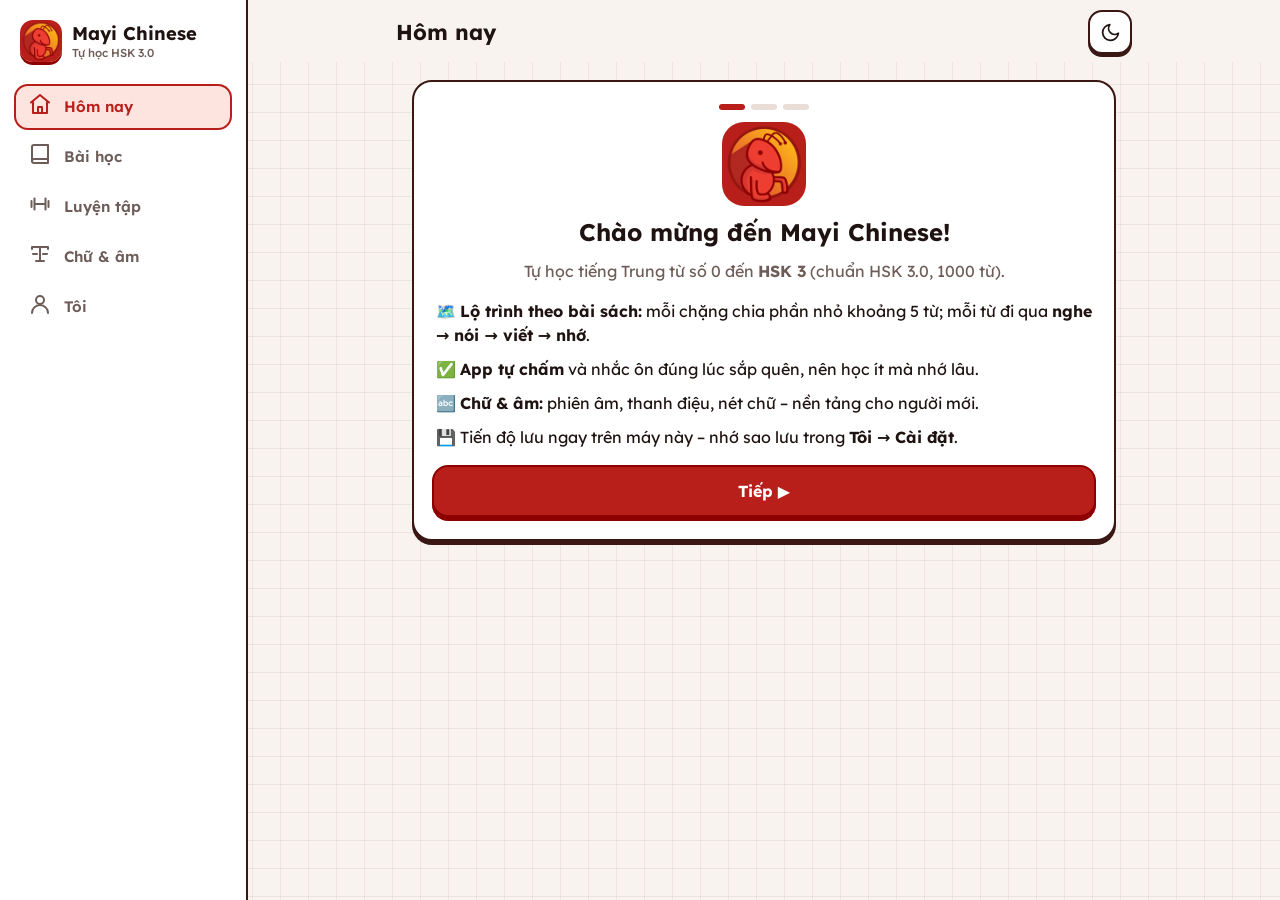
<file: app/index.html>
<!doctype html>
<html lang="vi" data-giao-dien="sang">
<head>
  <meta charset="utf-8">
  <meta name="viewport" content="width=device-width, initial-scale=1, viewport-fit=cover">
  <title>Mayi Chinese</title>
  <meta name="description" content="Mayi Chinese – tự học tiếng Trung theo HSK 3.0: flashcard, ôn tập ngắt quãng">
  <meta name="theme-color" content="#b81f1a">
  <!-- Cho phép "Thêm vào màn hình chính" trên điện thoại -->
  <link rel="manifest" href="manifest.webmanifest">
  <link rel="icon" href="icons/favicon.ico" sizes="16x16 32x32 48x48">
  <link rel="icon" href="icons/favicon-32.png" type="image/png" sizes="32x32">
  <link rel="apple-touch-icon" href="icons/icon-180.png">
  <meta name="apple-mobile-web-app-capable" content="yes">
  <meta name="mobile-web-app-capable" content="yes">
  <meta name="apple-mobile-web-app-title" content="Mayi">

  <!-- Phông chữ (cần mạng lần đầu; sau đó app tự lưu lại để dùng offline).
       Lexend: chữ giao diện · Noto Sans: pinyin (dấu thanh rõ).
       Chữ Hán dùng phông có sẵn trong máy. -->
  <link rel="preconnect" href="https://fonts.googleapis.com">
  <link rel="preconnect" href="https://fonts.gstatic.com" crossorigin>
  <link rel="stylesheet" crossorigin="anonymous"
        href="https://fonts.googleapis.com/css2?family=Lexend:wght@400;500;600;700&family=Noto+Sans:wght@500;600;700&display=swap">

  <link rel="stylesheet" href="css/style.css">
  <link rel="stylesheet" href="css/man-hinh.css">

  <!-- Đặt sáng/tối ngay từ đầu để trang không bị "nháy" màu khi mở.
       Chỉ ĐỌC cài đặt trong tiến độ đã lưu, không ghi gì. -->
  <script>
    (function () {
      var cheDo = 'tu-dong';
      try {
        var tienDo = JSON.parse(localStorage.getItem('hoc-hsk-tien-do') || '{}');
        if (tienDo.caiDat && tienDo.caiDat.cheDo) cheDo = tienDo.caiDat.cheDo;
      } catch (e) { /* không đọc được thì dùng mặc định */ }
      var toi = cheDo === 'toi' ||
        (cheDo !== 'sang' && window.matchMedia && window.matchMedia('(prefers-color-scheme: dark)').matches);
      document.documentElement.dataset.giaoDien = toi ? 'toi' : 'sang';
    })();
  </script>
</head>
<body>

  <!-- Thanh điều hướng: dưới đáy trên điện thoại, cột bên trái trên máy tính -->
  <nav class="dieu-huong" aria-label="Điều hướng chính">
    <a class="thuong-hieu" href="#/" aria-label="Trang chủ Mayi Chinese">
      <img class="logo-anh" src="icons/icon-192.png" alt="" width="42" height="42">
      <span class="ten-app">Mayi Chinese<small>Tự học HSK 3.0</small></span>
    </a>
    <a href="#/" data-muc="trang-chu"><span data-bt="nha"></span><span>Hôm nay</span></a>
    <a href="#/bai" data-muc="bai"><span data-bt="sach"></span><span>Bài học</span></a>
    <a href="#/luyen-tap" data-muc="luyen-tap"><span data-bt="ta"></span><span>Luyện tập</span></a>
    <a href="#/chu-am" data-muc="chu-am"><span data-bt="chu"></span><span>Chữ & âm</span></a>
    <a href="#/toi" data-muc="toi"><span data-bt="nguoi"></span><span>Tôi</span></a>
  </nav>

  <div class="vung-chinh">
    <!-- Thanh trên cùng: logo + tên màn hình + đồng hồ + nút sáng/tối (Cài đặt nằm trong mục "Tôi") -->
    <header class="thanh-tren">
      <button id="nut-quay-lai" class="nut-bieu-tuong an" aria-label="Quay lại"></button>
      <a class="logo-nho" href="#/" aria-label="Trang chủ"><img src="icons/icon-192.png" alt="" width="36" height="36"></a>
      <h1 id="tieu-de-man-hinh">Mayi Chinese</h1>
      <span id="dong-ho" class="dong-ho" hidden></span>
      <div class="nhom-nut-tren">
        <button id="nut-sang-toi" class="nut-bieu-tuong" aria-label="Đổi sáng/tối" title="Đổi sáng/tối"></button>
      </div>
    </header>

    <!-- Nội dung từng màn hình được vẽ vào đây (xem js/app.js) -->
    <main id="noi-dung" tabindex="-1">
      <div class="dang-tai">Đang tải dữ liệu…</div>
    </main>
  </div>

  <!-- Lớp phủ cho hộp thoại (vd. "Cách viết") -->
  <div id="lop-phu" hidden></div>

  <!-- Thông báo nhỏ hiện lên rồi tự ẩn -->
  <div id="thong-bao" role="status" aria-live="polite"></div>

  <!-- Nếu trình duyệt quá cũ, không chạy được module -->
  <script nomodule>
    document.getElementById('noi-dung').innerHTML =
      '<p class="loi">Trình duyệt này quá cũ. Hãy dùng Chrome, Edge hoặc Safari bản mới.</p>';
  </script>
  <!-- Bắt đầu tải dữ liệu từ vựng NGAY, song song với việc tải mã JS (du-lieu.js dùng lại các yêu cầu này) -->
  <script>
    window.__taiTruoc = {};
    ['data/hsk1.json', 'data/hsk2.json', 'data/hsk3.json', 'data/theo-sach-hsk1.json', 'data/chu-de-hsk2.json', 'data/chu-de-hsk3.json']
      .forEach(function (f) {
        try { var p = fetch(f, { cache: 'no-cache' }); p.catch(function () {}); window.__taiTruoc[f] = p; } catch (e) { /* bỏ qua */ }
      });
  </script>
  <script type="module" src="js/app.js"></script>
</body>
</html>
</file>
<file: app/css/style.css>
/* =========================================================
   GIAO DIỆN CHUNG – Mayi Chinese
   - Màu lấy theo logo: đỏ nền #b81f1a, đỏ sẫm viền #8e0000,
     cam vòng tròn #f8a41d, vàng chữ #ffdd58.
   - Phong cách: nền giấy ô ly, thẻ viền đậm "nổi khối", nút bấm lún xuống.
   - Có giao diện SÁNG và TỐI (chọn trong Cài đặt: Theo máy / Sáng / Tối).
     Thẻ <html> mang thuộc tính data-giao-dien="sang" hoặc "toi".
   Kiểu riêng của từng màn hình nằm ở man-hinh.css.
   ========================================================= */

/* ---------- 1. Màu – giao diện SÁNG ---------- */
:root,
:root[data-giao-dien="sang"] {
  color-scheme: light;
  --nen: #f8f3ef;
  --hoa-van: linear-gradient(rgba(120, 30, 20, .07) 1px, transparent 1px) 0 0 / 28px 28px,
             linear-gradient(90deg, rgba(120, 30, 20, .07) 1px, transparent 1px) 0 0 / 28px 28px;
  --be-mat: #ffffff;          /* nền thẻ */
  --be-mat-2: #f6ebe6;        /* nền phụ, thanh tiến độ trống */
  --vien-the: #3b1714;        /* viền thẻ đậm (nâu đỏ sẫm) */
  --vien-nhat: #eadcd6;       /* viền mảnh */
  --khoi: #3b1714;            /* "cạnh nổi khối" dưới thẻ/nút */
  --chu: #1f1311;
  --chu-phu: #6d5c57;
  --chinh: #b81f1a;           /* NỀN nút chính: đỏ logo (chữ trắng trên nền này dễ đọc) */
  --canh-chinh: #8e0000;      /* cạnh dưới nút chính: đỏ sẫm viền logo */
  --tren-chinh: #ffffff;      /* chữ trên nút chính */
  --chinh-chu: #b81f1a;       /* CHỮ/đường dẫn màu chủ đạo */
  --chinh-nhat: #fde4df;      /* nền nhạt màu chủ đạo */
  --vang: #f8a41d;            /* cam/vàng logo – điểm nhấn */
  --vang-nhat: #fff1d1;
  --vang-chu: #8a5300;        /* chữ trên nền vàng nhạt */
  --hero: var(--hoa-van), linear-gradient(120deg, #fff0cf 0%, #ffe0d3 50%, #fde4df 100%);
  --lop-phu: rgba(40, 10, 8, .5);
  --canh-bao: #fff4d6;
  --canh-bao-vien: #d9a400;
  --xong: #15803d;
}

/* ---------- 2. Màu – giao diện TỐI ---------- */
:root[data-giao-dien="toi"] {
  color-scheme: dark;
  --nen: #141010;
  --hoa-van: linear-gradient(rgba(255, 255, 255, .045) 1px, transparent 1px) 0 0 / 28px 28px,
             linear-gradient(90deg, rgba(255, 255, 255, .045) 1px, transparent 1px) 0 0 / 28px 28px;
  --be-mat: #1e1918;
  --be-mat-2: #2c2422;
  --vien-the: #4a3633;
  --vien-nhat: #2f2725;
  --khoi: #4a3633;
  --chu: #f6f0ee;
  --chu-phu: #b5a8a4;
  --chinh: #c8291f;           /* đỏ logo sáng hơn một chút để nổi trên nền tối */
  --canh-chinh: #7a0a05;
  --tren-chinh: #ffffff;
  --chinh-chu: #ff7b68;       /* đỏ san hô sáng – chữ đỏ đậm khó đọc trên nền tối */
  --chinh-nhat: rgba(232, 62, 51, .16);
  --vang: #f8a41d;
  --vang-nhat: rgba(248, 164, 29, .16);
  --vang-chu: #ffd36b;
  --hero: radial-gradient(520px 260px at 90% 0%, rgba(248, 164, 29, .22), transparent 70%), var(--hoa-van),
          linear-gradient(120deg, #4a1512 0%, #351210 50%, #221a19 100%);
  --lop-phu: rgba(0, 0, 0, .6);
  --canh-bao: #3a3020;
  --canh-bao-vien: #a07c00;
  --xong: #4ade80;
}

/* ---------- 3. Màu DẤU THANH ----------
   Thanh 1 đỏ · Thanh 2 cam · Thanh 3 xanh lá · Thanh 4 xanh dương · Thanh nhẹ xám */
:root {
  --thanh-1: #d42020;
  --thanh-2: #d4560b;
  --thanh-3: #22863f;
  --thanh-4: #1a6fc2;
  --thanh-0: #7a828a;
}
:root[data-giao-dien="toi"] {
  --thanh-1: #ff6b6b;
  --thanh-2: #ffa94d;
  --thanh-3: #51cf66;
  --thanh-4: #4dabf7;
  --thanh-0: #adb5bd;
}
.t1 { color: var(--thanh-1); }
.t2 { color: var(--thanh-2); }
.t3 { color: var(--thanh-3); }
.t4 { color: var(--thanh-4); }
.t0 { color: var(--thanh-0); }
/* Tắt màu thanh (Cài đặt) – riêng nút chọn thanh trong bài luyện vẫn giữ màu */
.khong-mau-thanh :is(.t0, .t1, .t2, .t3, .t4):not(.nut-thanh) { color: inherit; }
.chu-thich-mau-thanh { display: flex; flex-wrap: wrap; gap: 6px 14px; font-size: .82rem; color: var(--chu-phu); margin: 6px 0 2px; }
.chu-thich-mau-thanh b { font-family: var(--font-pinyin); font-size: 1rem; }
/* Bảng chú thích trong Cài đặt luôn hiện màu, để biết màu nghĩa là gì trước khi bật lại */
.khong-mau-thanh .chu-thich-mau-thanh .t1 { color: var(--thanh-1); }
.khong-mau-thanh .chu-thich-mau-thanh .t2 { color: var(--thanh-2); }
.khong-mau-thanh .chu-thich-mau-thanh .t3 { color: var(--thanh-3); }
.khong-mau-thanh .chu-thich-mau-thanh .t4 { color: var(--thanh-4); }
.khong-mau-thanh .chu-thich-mau-thanh .t0 { color: var(--thanh-0); }

/* ---------- 4. Màu riêng 5 phần học (trang chủ, luyện tập) ---------- */
.phan-on      { --mau: #2563eb; }
.phan-moi     { --mau: #c2410c; }
.phan-nghe    { --mau: #7c3aed; }
.phan-viet    { --mau: #be185d; }
.phan-nguPhap { --mau: #047857; }
.phan-noi     { --mau: #b81f1a; }
:root[data-giao-dien="toi"] .phan-on      { --mau: #60a5fa; }
:root[data-giao-dien="toi"] .phan-moi     { --mau: #fbbf24; }
:root[data-giao-dien="toi"] .phan-nghe    { --mau: #a78bfa; }
:root[data-giao-dien="toi"] .phan-viet    { --mau: #f472b6; }
:root[data-giao-dien="toi"] .phan-nguPhap { --mau: #34d399; }
:root[data-giao-dien="toi"] .phan-noi     { --mau: #f87171; }

/* ---------- 5. Phông chữ & nền tảng ---------- */
:root {
  --font-tieu-de: "Lexend", system-ui, "Segoe UI", sans-serif;
  --font-than: "Lexend", system-ui, "Segoe UI", Roboto, sans-serif;
  --font-pinyin: "Noto Sans", "Segoe UI", Roboto, sans-serif;
  /* Chữ Hán: dùng phông có sẵn trong máy (không cần mạng) */
  --font-han: "Noto Sans SC", "PingFang SC", "Microsoft YaHei", "Hiragino Sans GB", "Source Han Sans SC", sans-serif;
  --font-khai: "KaiTi", "STKaiti", "Kaiti SC", "AR PL UKai CN", var(--font-han);
  --vien-rong: 2px;
  --bong-the: 0 4px 0 var(--khoi);
  --bo-goc: 20px;
  --cao-dieu-huong: 68px;
  --rong-toi-da: 760px;
  --rong-thanh-ben: 248px;
}
.han    { font-family: var(--font-han); }
body.kieu-khai .han { font-family: var(--font-khai); }
.pinyin { font-family: var(--font-pinyin); font-weight: 600; }

*, *::before, *::after { box-sizing: border-box; }
html { -webkit-text-size-adjust: 100%; }
body {
  margin: 0; min-height: 100vh;
  background: var(--hoa-van), var(--nen);
  background-attachment: fixed;
  color: var(--chu);
  font-family: var(--font-than);
  font-size: 16px; line-height: 1.5; font-weight: 400;
  -webkit-tap-highlight-color: transparent;
}
h1, h2, h3 { font-family: var(--font-tieu-de); font-weight: 700; line-height: 1.2; }
button, input, select { font: inherit; color: inherit; }
a { color: var(--chinh-chu); }
b, strong { font-weight: 700; }
[hidden], .an { display: none !important; }
:focus-visible { outline: 3px solid var(--chinh-chu); outline-offset: 2px; }
.bt { width: 24px; height: 24px; flex: none; }
.chu-phu { color: var(--chu-phu); }
.nho { font-size: .85rem; }
.emoji { font-family: "Segoe UI Emoji", "Apple Color Emoji", "Noto Color Emoji", sans-serif; line-height: 1; }
.loi {
  background: var(--chinh-nhat); border: var(--vien-rong) solid var(--chinh-chu); border-radius: 16px;
  padding: 14px; white-space: pre-wrap;
}

/* ---------- 6. Thanh điều hướng ----------
   Điện thoại: thanh dưới đáy. Máy tính (rộng ≥ 960px): cột bên trái. */
.dieu-huong {
  position: fixed; left: 0; right: 0; bottom: 0; z-index: 30;
  display: flex; justify-content: center;
  padding: 6px 6px calc(6px + env(safe-area-inset-bottom));
  background: var(--be-mat);
  border-top: var(--vien-rong) solid var(--vien-the);
}
.dieu-huong a {
  flex: 1; max-width: 120px; min-height: 56px;
  display: flex; flex-direction: column; align-items: center; justify-content: center; gap: 3px;
  border-radius: 14px;
  color: var(--chu-phu); text-decoration: none;
  font-size: .72rem; font-weight: 600;
}
.dieu-huong a.dang-chon { color: var(--chinh-chu); background: var(--chinh-nhat); }
.dieu-huong .thuong-hieu { display: none; }
body.dang-hoc .dieu-huong { display: none; }

.logo-anh { width: 42px; height: 42px; flex: none; border-radius: 13px; box-shadow: 0 3px 0 var(--canh-chinh); }
.ten-app { display: flex; flex-direction: column; line-height: 1.15; font: 700 1.15rem var(--font-tieu-de); color: var(--chu); }
.ten-app small { font: 500 .72rem var(--font-than); color: var(--chu-phu); }

@media (min-width: 960px) {
  .dieu-huong {
    top: 0; right: auto; width: var(--rong-thanh-ben);
    flex-direction: column; justify-content: flex-start; gap: 4px;
    padding: 20px 14px;
    border-top: 0; border-right: var(--vien-rong) solid var(--vien-the);
  }
  .dieu-huong .thuong-hieu {
    display: flex; flex: none; flex-direction: row; justify-content: flex-start; gap: 10px;
    max-width: none; min-height: auto; margin-bottom: 18px; padding: 0 6px;
  }
  .dieu-huong a:not(.thuong-hieu) {
    flex: none; max-width: none; min-height: 46px;
    flex-direction: row; justify-content: flex-start; gap: 12px;
    padding: 0 14px; font-size: .95rem;
  }
  .dieu-huong a.dang-chon { box-shadow: inset 0 0 0 var(--vien-rong) var(--chinh-chu); }
  body.dang-hoc .dieu-huong { display: flex; }
  .vung-chinh { margin-left: var(--rong-thanh-ben); }
}

/* ---------- 7. Thanh trên cùng ---------- */
.thanh-tren {
  position: sticky; top: 0; z-index: 20;
  display: flex; align-items: center; gap: 8px;
  /* nội dung căn giữa theo cùng bề rộng với phần thân trang */
  padding: calc(10px + env(safe-area-inset-top)) max(12px, calc((100% - var(--rong-toi-da)) / 2 + 12px)) 8px;
  background: color-mix(in srgb, var(--nen) 88%, transparent);
  backdrop-filter: blur(12px); -webkit-backdrop-filter: blur(12px);
}
.thanh-tren h1 { flex: 1; margin: 0; font-size: 1.35rem; white-space: nowrap; overflow: hidden; text-overflow: ellipsis; }
.thanh-tren .logo-nho { display: flex; flex: none; }
.thanh-tren .logo-nho img { width: 36px; height: 36px; border-radius: 11px; }
/* Máy tính: logo đã có ở cột trái nên ẩn logo nhỏ trên thanh trên cùng */
@media (min-width: 960px) { .thanh-tren .logo-nho { display: none; } }
/* Điện thoại, đang học thẻ: ẩn nút sáng/tối + cài đặt để tiêu đề và đồng hồ đủ chỗ */
@media (max-width: 959px) { body.dang-hoc .nhom-nut-tren { display: none; } }
.nhom-nut-tren { display: flex; gap: 6px; }
.nut-bieu-tuong {
  position: relative;
  width: 44px; height: 44px; flex: none;
  display: inline-grid; place-items: center;
  border: var(--vien-rong) solid var(--vien-the); border-radius: 14px;
  background: var(--be-mat); cursor: pointer; color: var(--chu);
  box-shadow: 0 3px 0 var(--khoi);
  transition: transform .08s, box-shadow .08s;
}
.nut-bieu-tuong:active { transform: translateY(2px); box-shadow: 0 1px 0 var(--khoi); }
.nut-bieu-tuong .bt { width: 21px; height: 21px; }
.dong-ho {
  flex: none; padding: 4px 10px; border-radius: 99px;
  background: var(--be-mat-2); color: var(--chu-phu);
  font-size: .85rem; font-weight: 600; font-variant-numeric: tabular-nums;
}

/* ---------- 8. Vùng nội dung ---------- */
main {
  max-width: var(--rong-toi-da); margin: 0 auto;
  padding: 6px 16px calc(var(--cao-dieu-huong) + 32px + env(safe-area-inset-bottom));
  outline: none;
}
@media (min-width: 960px) { main { padding: 10px 28px 48px; } }
body.dang-hoc main { padding-bottom: calc(24px + env(safe-area-inset-bottom)); }
.dang-tai { padding: 48px 0; text-align: center; color: var(--chu-phu); }

/* ---------- 9. Thẻ (khung nội dung) ---------- */
.khung {
  background: var(--be-mat);
  border: var(--vien-rong) solid var(--vien-the);
  border-radius: var(--bo-goc);
  box-shadow: var(--bong-the);
  padding: 16px;
}
.tieu-de-muc {
  display: flex; align-items: center; justify-content: space-between; gap: 8px;
  margin: 28px 2px 12px;
  font-size: 1.2rem;
}
.tieu-de-muc small { font: 600 .85rem var(--font-than); color: var(--chu-phu); }

/* ---------- 10. Nút bấm "nổi khối" (bấm vào thì lún xuống) ---------- */
.nut {
  display: inline-flex; align-items: center; justify-content: center; gap: 8px;
  min-height: 52px; padding: 0 20px;
  border: var(--vien-rong) solid var(--vien-the); border-radius: 16px;
  background: var(--be-mat); color: var(--chu);
  box-shadow: 0 4px 0 var(--khoi);
  font: 700 1rem var(--font-than); text-decoration: none; text-align: center;
  cursor: pointer; user-select: none;
  transition: transform .08s, box-shadow .08s, filter .15s;
}
.nut:hover { filter: brightness(1.05); }
.nut:active { transform: translateY(3px); box-shadow: 0 1px 0 var(--khoi); }
.nut:disabled { opacity: .45; cursor: not-allowed; }
.nut-chinh {
  background: var(--chinh); color: var(--tren-chinh);
  border-color: var(--canh-chinh); box-shadow: 0 4px 0 var(--canh-chinh);
}
.nut-chinh:active { box-shadow: 0 1px 0 var(--canh-chinh); }
.nut-rong { width: 100%; }
.nut-nho { min-height: 40px; padding: 0 14px; font-size: .92rem; border-radius: 12px; box-shadow: 0 3px 0 var(--khoi); }
.nut .emoji { font-size: 1.2rem; }
.nut .bt { width: 20px; height: 20px; }
.hang-nut { display: flex; gap: 10px; flex-wrap: wrap; }

/* Nút loa tròn */
.nut-loa {
  width: 52px; height: 52px; flex: none;
  display: inline-grid; place-items: center;
  border: 0; border-radius: 50%; cursor: pointer;
  background: var(--chinh); color: var(--tren-chinh);
  box-shadow: 0 4px 0 var(--canh-chinh);
  transition: transform .08s, box-shadow .08s;
}
.nut-loa:active { transform: translateY(3px); box-shadow: 0 1px 0 var(--canh-chinh); }
.nut-loa.nho { width: 40px; height: 40px; background: var(--chinh-nhat); color: var(--chinh-chu); box-shadow: none; }
.nut-loa.nho .bt { width: 20px; height: 20px; }

/* ---------- 11. Thanh tiến độ ---------- */
.thanh-tien-do { display: block; height: 10px; border-radius: 99px; overflow: hidden; background: var(--be-mat-2); }
.thanh-tien-do > span {
  display: block; height: 100%; border-radius: inherit;
  background: var(--mau, var(--chinh));
  transition: width .5s ease;
}

/* ---------- 12. Nhãn nhỏ & nút dạng viên thuốc ---------- */
.nhan {
  display: inline-flex; align-items: center; gap: 4px;
  padding: 3px 10px; border-radius: 99px;
  font-size: .75rem; font-weight: 700;
  background: var(--be-mat-2); color: var(--chu-phu);
}
.nhan-chinh { background: var(--chinh-nhat); color: var(--chinh-chu); }
.nhan-vang { background: var(--vang-nhat); color: var(--vang-chu); }
.hang-chip { display: flex; gap: 8px; flex-wrap: wrap; }
.chip {
  min-height: 40px; padding: 0 16px;
  display: inline-flex; align-items: center; gap: 6px;
  border: var(--vien-rong) solid var(--vien-the); border-radius: 99px;
  background: var(--be-mat); color: var(--chu);
  font-weight: 700; cursor: pointer; text-decoration: none;
}
.chip.dang-chon { background: var(--chinh); border-color: var(--canh-chinh); color: var(--tren-chinh); }
.chip:disabled { opacity: .5; cursor: not-allowed; }

/* Nhóm lựa chọn (cài đặt) */
.nhom-chon { display: flex; gap: 8px; flex-wrap: wrap; }
.nhom-chon button {
  flex: 1; min-height: 48px; min-width: 70px; padding: 6px 6px;
  display: inline-flex; align-items: center; justify-content: center; gap: 5px;
  white-space: nowrap;
  border: 2px solid var(--vien-nhat); border-radius: 14px;
  background: var(--be-mat); cursor: pointer; font-weight: 700;
}
.nhom-chon button.dang-chon { border-color: var(--chinh-chu); background: var(--chinh-nhat); color: var(--chinh-chu); }
.nhom-chon .bt { width: 18px; height: 18px; }

/* Ô cảnh báo vàng */
.can-kiem-tra {
  margin-top: 12px; background: var(--canh-bao); border: 1px solid var(--canh-bao-vien);
  border-radius: 12px; padding: 10px 14px; font-size: .9rem;
}

/* ---------- 13. Thông báo ngắn ---------- */
#thong-bao {
  position: fixed; left: 50%; z-index: 60;
  bottom: calc(var(--cao-dieu-huong) + 20px + env(safe-area-inset-bottom));
  transform: translate(-50%, 20px);
  max-width: calc(100% - 32px);
  padding: 12px 20px; border-radius: 16px;
  background: var(--chu); color: var(--nen);
  font-weight: 600;
  opacity: 0; pointer-events: none;
  transition: opacity .2s, transform .2s;
}
#thong-bao.hien { opacity: 1; transform: translate(-50%, 0); }

/* ---------- 13b. Hộp thoại / bảng trượt từ dưới lên ---------- */
#lop-phu {
  position: fixed; inset: 0; z-index: 50;
  display: flex; align-items: flex-end; justify-content: center;
  background: var(--lop-phu);
  animation: hien-dan .2s ease;
}
#lop-phu[hidden] { display: none; }
.hop-thoai {
  width: 100%; max-width: 560px; max-height: 90vh; overflow-y: auto;
  padding: 20px 20px calc(24px + env(safe-area-inset-bottom));
  background: var(--be-mat); color: var(--chu);
  border: var(--vien-rong) solid var(--vien-the); border-bottom: 0;
  border-radius: 26px 26px 0 0;
  animation: truot-len .25s ease;
}
.hop-thoai h2 { margin: 0; font-size: 1.4rem; }
.hop-thoai .dau-hop { display: flex; align-items: center; justify-content: space-between; gap: 8px; margin-bottom: 4px; }
@media (min-width: 700px) {
  #lop-phu { align-items: center; }
  .hop-thoai { border-radius: 26px; border-bottom: var(--vien-rong) solid var(--vien-the); box-shadow: var(--bong-the); }
}
@keyframes hien-dan { from { opacity: 0; } }
@keyframes truot-len { from { transform: translateY(40px); opacity: 0; } }

/* ---------- 14. Màn hình "Sắp có" ---------- */
.chua-lam { text-align: center; padding: 32px 8px; }
.chua-lam .emoji-to { font-size: 4rem; }
.chua-lam h2 { margin: 8px 0; font-size: 1.6rem; }

@media (prefers-reduced-motion: reduce) {
  *, *::before, *::after { animation-duration: .01ms !important; transition-duration: .01ms !important; }
}
</file>
<file: app/css/man-hinh.css>
/* =========================================================
   KIỂU RIÊNG TỪNG MÀN HÌNH: Hôm nay, Bài học, Thẻ từ, Xem từ, Cài đặt
   (màu sắc dùng các biến khai báo trong style.css)
   ========================================================= */

/* ==================== HÔM NAY ==================== */

/* Banner chào (nền chuyển màu + chữ Hán lớn mờ phía sau) */
.hero {
  position: relative; overflow: hidden;
  padding: 22px 20px;
  border: var(--vien-rong) solid var(--vien-the);
  border-radius: 26px;
  background: var(--hero);
  box-shadow: var(--bong-the);
}
.hero-noi-dung { position: relative; z-index: 1; max-width: 460px; }
.hero-tieu-de { margin: 12px 0 6px; font-size: clamp(1.6rem, 7vw, 2.3rem); }
.hero-tieu-de span { display: block; color: var(--chinh-chu); }
.hero p { margin: 0 0 18px; max-width: 36ch; }
.hero-han {
  position: absolute; right: -12px; top: -14px; z-index: 0;
  font-size: clamp(6rem, 30vw, 11rem); font-weight: 700; line-height: 1;
  color: var(--chu); opacity: .07;
  writing-mode: vertical-rl;   /* xếp dọc như câu đối */
  pointer-events: none; user-select: none; white-space: nowrap;
}
.nut-bat-dau .bt { width: 18px; height: 18px; fill: currentColor; }
@media (max-width: 420px) { .nut-bat-dau { width: 100%; } }

/* Cảnh báo (chưa sao lưu, không có giọng đọc…) */
.ds-canh-bao { display: flex; flex-direction: column; gap: 8px; margin-bottom: 12px; }
.ds-canh-bao .can-kiem-tra { margin: 0; }

/* 3 ô chỉ số */
.hang-chi-so { display: grid; grid-template-columns: repeat(3, 1fr); gap: 10px; margin-top: 16px; }
.o-chi-so { display: flex; flex-direction: column; align-items: flex-start; gap: 2px; padding: 14px 12px; }
.o-chi-so .emoji { font-size: 1.6rem; margin-bottom: 4px; }
.o-chi-so b { font: 700 1.7rem/1 var(--font-tieu-de); }
.o-chi-so b small { font-size: .9rem; color: var(--chu-phu); }
.o-chi-so > span:last-child { font-size: .78rem; font-weight: 600; color: var(--chu-phu); line-height: 1.25; }
.o-chi-so.dang-chay b { color: var(--chinh-chu); }

/* Tuần này */
.tuan-nay { margin-top: 12px; }
.dong-tren { display: flex; justify-content: space-between; align-items: center; gap: 8px; }
.bay-ngay { display: grid; grid-template-columns: repeat(7, 1fr); gap: 6px; margin-top: 12px; }
.ngay-nho {
  display: flex; flex-direction: column; align-items: center; gap: 6px;
  font-size: .75rem; font-weight: 700; color: var(--chu-phu);
}
.ngay-nho .o-ngay {
  width: 100%; max-width: 44px; aspect-ratio: 1;
  display: grid; place-items: center; font-size: 1.2rem;
  border-radius: 14px; background: var(--be-mat-2);
}
.ngay-nho.co-hoc .o-ngay { background: var(--vang-nhat); }
.ngay-nho.hom-nay { color: var(--chinh-chu); }
.ngay-nho.hom-nay .o-ngay { box-shadow: inset 0 0 0 2px var(--chinh-chu); }

/* Kế hoạch 60 phút */
.ke-hoach { display: flex; flex-direction: column; gap: 12px; }
.dong-ke-hoach {
  display: flex; align-items: center; gap: 14px;
  padding: 14px 12px 14px 14px;
  color: inherit; text-decoration: none;
  transition: transform .08s, box-shadow .08s;
}
a.dong-ke-hoach:active { transform: translateY(3px); box-shadow: none; }
.dong-ke-hoach.sap-co { box-shadow: none; border-style: dashed; }
.dong-ke-hoach.sap-co .o-emoji, .dong-ke-hoach.sap-co b { opacity: .6; }
.o-emoji {
  width: 52px; height: 52px; flex: none;
  display: grid; place-items: center;
  border-radius: 16px; font-size: 1.6rem;
  background: color-mix(in srgb, var(--mau) 18%, transparent);
}
.dong-ke-hoach .giua { flex: 1; min-width: 0; display: flex; flex-direction: column; gap: 5px; }
.dong-ke-hoach b { font-size: 1.02rem; }
.so-phut {
  flex: none; padding: 2px 9px; border-radius: 99px;
  font-weight: 700; font-size: .82rem;
  background: color-mix(in srgb, var(--mau) 16%, transparent); color: var(--mau);
}
.mo-ta { font-size: .86rem; color: var(--chu-phu); }
.mo-ta b, .mo-ta i { font-size: inherit; font-style: normal; font-weight: 700; color: var(--mau); }
.cuoi-dong { flex: none; color: var(--chu-phu); }
.cuoi-dong .bt { width: 20px; height: 20px; }
.da-xong .thanh-tien-do > span { background: var(--xong); }

.tien-do-cap { display: flex; flex-direction: column; gap: 10px; color: inherit; text-decoration: none; }

/* ==================== BÀI HỌC ==================== */
.hai-o { display: grid; grid-template-columns: 1fr 1fr; gap: 12px; margin-top: 6px; }
.o-lon {
  display: flex; flex-direction: column; align-items: flex-start; gap: 2px;
  padding: 16px; color: inherit; text-decoration: none;
  transition: transform .08s, box-shadow .08s;
}
.o-lon:active { transform: translateY(3px); box-shadow: none; }
.o-lon .o-emoji { margin-bottom: 8px; }
.o-lon b { font: 700 1.15rem var(--font-tieu-de); }
.so-lon { font: 700 2.3rem/1 var(--font-tieu-de); color: var(--mau); }

.o-tim {
  width: 100%; min-height: 50px; padding: 0 16px; margin-top: 14px;
  border: var(--vien-rong) solid var(--vien-the); border-radius: 16px;
  background: var(--be-mat); color: var(--chu); font-size: 1rem;
}
.luoi-bai { display: grid; grid-template-columns: repeat(auto-fill, minmax(150px, 1fr)); gap: 12px; margin-top: 14px; }
.o-bai {
  display: flex; flex-direction: column; gap: 6px;
  padding: 14px;
  border: var(--vien-rong) solid var(--vien-the); border-radius: 18px;
  background: var(--be-mat); box-shadow: var(--bong-the);
  color: inherit; text-decoration: none;
  transition: transform .08s, box-shadow .08s, border-color .15s;
}
.o-bai:hover { border-color: var(--chinh-chu); }
.o-bai:active { transform: translateY(3px); box-shadow: none; }
.so-bai { font-size: .78rem; font-weight: 700; color: var(--chinh-chu); }
.xem-truoc { font-size: 2rem; font-weight: 700; line-height: 1.2; }
.ten-bai { font-weight: 700; line-height: 1.3; min-height: 2.6em; }
.o-bai .thanh-tien-do { height: 8px; }
.o-bai.xong .thanh-tien-do > span { background: var(--xong); }
/* Bài chưa soạn xong (HSK 2–3 đang soạn dần): mờ, không bấm được */
.o-bai.dang-soan { opacity: .55; box-shadow: none; border-style: dashed; cursor: default; }
.o-bai.dang-soan:hover { border-color: var(--vien-the); }
.o-bai.dang-soan:active { transform: none; }
.o-bai.dang-soan .xem-truoc { font-size: 1.6rem; }

/* Chọn cách chia bài: theo chủ đề / theo sách */
.chon-che-do-bai { margin-top: 12px; }
.chon-che-do-bai button { white-space: normal; min-width: 0; font-size: .9rem; }
.hang-nhan { display: flex; flex-wrap: wrap; gap: 4px; }

/* Danh sách từ (trong bài, kết quả tìm kiếm) */
.ds-tu { padding: 4px 14px; }
.dong-tu {
  display: flex; align-items: center; gap: 12px; padding: 10px 2px;
  border-bottom: 1px solid var(--vien-nhat);
  text-decoration: none; color: inherit;
}
.dong-tu:last-child { border-bottom: none; }
.dong-tu .han { font-size: 1.6rem; min-width: 64px; }
.dong-tu .giua { flex: 1; min-width: 0; }
.dong-tu .py { font-size: .95rem; }
.dong-tu .ng { font-size: .9rem; color: var(--chu-phu); white-space: nowrap; overflow: hidden; text-overflow: ellipsis; }
.cham { width: 10px; height: 10px; border-radius: 50%; background: var(--vien-nhat); flex: none; display: inline-block; }
.cham.dang-hoc { background: #f59e0b; }
.cham.dang-on { background: #3b82f6; }
.cham.da-thuoc { background: #22c55e; }
.chu-thich-cham { display: flex; gap: 14px; flex-wrap: wrap; font-size: .8rem; color: var(--chu-phu); margin: 12px 2px; }
.chu-thich-cham span { display: inline-flex; align-items: center; gap: 5px; }
/* Đầu trang một bài */
.dau-bai { display: flex; flex-direction: column; gap: 6px; margin-top: 4px; }
.dau-bai h2 { margin: 0 0 4px; font-size: 1.5rem; }
/* Bước "Ngữ pháp của bài": các điểm ngữ pháp dạng nút viên thuốc */
.ds-diem-bai { display: flex; flex-wrap: wrap; gap: 6px; margin-top: 4px; }
.ds-diem-bai .chip { min-height: 34px; padding: 0 12px; font-size: .85rem; }

/* ==================== THẺ TỪ: phiên học ==================== */
.phien {
  display: flex; flex-direction: column; gap: 14px;
  min-height: calc(100vh - 92px - env(safe-area-inset-top) - env(safe-area-inset-bottom));
}
.tien-do-phien { display: flex; align-items: center; gap: 12px; }
.tien-do-phien .thanh-tien-do { flex: 1; height: 14px; }
.tien-do-phien .dem { font-weight: 700; color: var(--chu-phu); white-space: nowrap; font-size: .85rem; }

/* Thẻ từ */
.the-tu {
  flex: 1; display: flex; flex-direction: column;
  min-height: 380px; padding: 18px;
  background: var(--be-mat);
  border: var(--vien-rong) solid var(--vien-the);
  border-radius: 26px;
  box-shadow: var(--bong-the);
  transform: perspective(1200px) rotateY(0);
  transition: transform .16s ease-in;
}
.the-tu.co-the-lat { cursor: pointer; user-select: none; }
.the-tu.dang-lat { transform: perspective(1200px) rotateY(90deg); }
.the-tu.the-moi-vao { animation: the-vao .28s ease; }
@keyframes the-vao { from { opacity: 0; transform: translateX(36px) rotate(2deg); } }

/* Mặt trước */
.mat-truoc { flex: 1; display: flex; flex-direction: column; }
.goc-the { display: flex; justify-content: space-between; align-items: center; gap: 8px; flex-wrap: wrap; }
.giua-the { flex: 1; display: grid; place-items: center; padding: 20px 0; }
.goi-y { margin: 0; text-align: center; color: var(--chu-phu); font-weight: 600; font-size: .9rem; }

/* Ô chữ điền: ô vuông viền đỏ nhạt, có đường kẻ ngang/dọc/chéo nét đứt */
.hang-o-chu { display: flex; gap: 10px; justify-content: center; flex-wrap: wrap; }
.o-chu {
  --co: min(34vw, 170px);
  --ke: color-mix(in srgb, var(--thanh-1) 30%, transparent);
  --ke-cheo: color-mix(in srgb, var(--thanh-1) 18%, transparent);
  width: var(--co); height: var(--co);
  display: grid; place-items: center;
  font-size: calc(var(--co) * .74); font-weight: 500; line-height: 1;
  border: 2px solid color-mix(in srgb, var(--thanh-1) 55%, transparent);
  border-radius: 6px;
  background:
    linear-gradient(to right, transparent calc(50% - .5px), var(--ke) calc(50% - .5px), var(--ke) calc(50% + .5px), transparent calc(50% + .5px)),
    linear-gradient(to bottom, transparent calc(50% - .5px), var(--ke) calc(50% - .5px), var(--ke) calc(50% + .5px), transparent calc(50% + .5px)),
    linear-gradient(45deg, transparent calc(50% - .5px), var(--ke-cheo) 50%, transparent calc(50% + .5px)),
    linear-gradient(-45deg, transparent calc(50% - .5px), var(--ke-cheo) 50%, transparent calc(50% + .5px));
}
.so-chu-1 .o-chu { --co: min(52vw, 220px); }
.so-chu-3 .o-chu { --co: min(24vw, 140px); }
.so-chu-4 .o-chu { --co: min(17vw, 110px); }

/* Mặt sau (dùng cho thẻ từ và trang xem từ) */
.mat-sau { cursor: auto; user-select: text; }
.dau-mat-sau { display: flex; justify-content: space-between; align-items: center; gap: 12px; }
.chu-han-vua { font-size: 3.4rem; line-height: 1.1; font-weight: 700; }
.pinyin-to { font-size: 2rem; line-height: 1.3; margin-top: 4px; }
.han-viet {
  display: inline-flex; align-items: center; gap: 8px; margin-top: 10px;
  padding: 4px 4px 4px 12px; border-radius: 99px;
  background: var(--be-mat-2); font-size: .85rem; font-weight: 600; color: var(--chu-phu);
}
.han-viet b {
  padding: 2px 10px; border-radius: 99px;
  background: var(--be-mat); color: var(--chu);
  text-transform: uppercase; letter-spacing: .05em;
}
.nghia { margin-top: 16px; }
.nghia + .nghia { padding-top: 14px; border-top: 1px dashed var(--vien-nhat); }
.dong-nghia { display: flex; gap: 8px; align-items: baseline; flex-wrap: wrap; font-size: 1.15rem; font-weight: 700; margin-bottom: 8px; }
.dong-nghia .nhan { flex: none; }
.vi-du {
  display: flex; gap: 10px; align-items: center;
  padding: 12px 12px 12px 14px; margin-bottom: 8px;
  background: var(--be-mat-2); border-radius: 16px;
}
.vi-du-chu { flex: 1; min-width: 0; }
.vi-du p { margin: 0; }
.vi-du-han { font-size: 1.4rem; line-height: 1.4; }
.vi-du-han mark { background: none; color: var(--chinh-chu); font-weight: 700; }
.vi-du-pinyin { font-size: 1.02rem; }
.vi-du-dich { color: var(--chu-phu); font-size: .95rem; margin-top: 2px !important; }
.ghi-chu {
  display: flex; gap: 10px; margin-top: 12px; padding: 12px 14px;
  border-radius: 16px; font-size: .95rem;
  background: var(--vang-nhat);
}
.ghi-chu .emoji { font-size: 1.3rem; }
.ghi-chu ul { margin: 4px 0 0; padding-left: 18px; }
/* Chữ đa âm: "Chữ này còn đọc là …" */
.doc-khac {
  display: flex; gap: 10px; margin-top: 12px; padding: 10px 14px;
  border-radius: 16px; font-size: .95rem; border: 2px dashed var(--vien-nhat);
}
.doc-khac .emoji { font-size: 1.2rem; }
.lien-ket-ngoai { display: inline-block; margin-top: 14px; font-size: .9rem; font-weight: 600; }

/* Vùng nút trả lời (dính ở đáy màn hình) */
.vung-tra-loi {
  position: sticky; bottom: 0;
  padding: 10px 0 calc(10px + env(safe-area-inset-bottom));
  background: linear-gradient(to top, var(--nen) 70%, transparent);
}
.vung-tra-loi .hang-nut .nut { flex: 1; }
.vung-tra-loi .hang-nut .nut-chinh { flex: 2; }
.bon-nut { display: grid; grid-template-columns: repeat(4, 1fr); gap: 8px; }
.nut-tra-loi {
  position: relative;
  min-height: 66px; padding: 6px 4px;
  display: flex; flex-direction: column; align-items: center; justify-content: center; gap: 1px;
  border: 0; border-radius: 16px;
  background: var(--mau-nut); color: #fff;
  box-shadow: 0 4px 0 color-mix(in srgb, var(--mau-nut) 60%, #000);
  cursor: pointer;
  transition: transform .08s, box-shadow .08s;
}
.nut-tra-loi:active { transform: translateY(3px); box-shadow: 0 1px 0 color-mix(in srgb, var(--mau-nut) 60%, #000); }
.nut-tra-loi b { font: 700 1.08rem var(--font-than); }
.nut-tra-loi small { font-size: .74rem; font-weight: 600; }
.nut-tra-loi kbd { position: absolute; top: 4px; right: 7px; font: 700 .62rem var(--font-than); opacity: .75; }
.phim-tat { text-align: center; font-size: .78rem; color: var(--chu-phu); margin: 8px 0 0; }
@media (hover: none) { .nut-tra-loi kbd, .phim-tat { display: none; } }  /* ẩn phím tắt trên điện thoại */
/* Màu đủ đậm để chữ trắng dễ đọc */
.muc-quen { --mau-nut: #dc2626; }
.muc-kho  { --mau-nut: #c2410c; }
.muc-nho  { --mau-nut: #2563eb; }
.muc-de   { --mau-nut: #15803d; }

/* Tổng kết cuối phiên */
.ket-thuc { display: flex; flex-direction: column; align-items: center; gap: 12px; padding: 28px 0; text-align: center; }
.ket-thuc .emoji-to { font-size: 4.5rem; animation: nay .6s ease; }
@keyframes nay { 40% { transform: scale(1.25) rotate(-8deg); } }
.ket-thuc h2 { margin: 0; font-size: 2rem; }
.ket-thuc p { margin: 0; }
.bang-ket-qua { display: grid; grid-template-columns: repeat(4, 1fr); gap: 8px; width: 100%; margin: 10px 0; }
.o-ket-qua {
  display: flex; flex-direction: column; align-items: center; gap: 2px; padding: 12px 4px;
  border-radius: 18px;
  background: color-mix(in srgb, var(--mau-nut) 14%, var(--be-mat));
  border: 2px solid var(--mau-nut);
}
.o-ket-qua .emoji { font-size: 1.4rem; }
.o-ket-qua b { font: 700 1.6rem/1.1 var(--font-tieu-de); }
.o-ket-qua span:last-child { font-size: .8rem; font-weight: 600; color: var(--chu-phu); }

.chan-mat-sau { display: flex; align-items: center; justify-content: space-between; gap: 10px; flex-wrap: wrap; margin-top: 14px; }
.chan-mat-sau .lien-ket-ngoai { margin-top: 0; }

/* ==================== LUYỆN VIẾT ==================== */
/* Ô viết: lưới ô chữ điền (kẻ ngang, dọc, chéo) – bảng vẽ của Hanzi Writer nằm bên trong */
.o-viet {
  --ke: color-mix(in srgb, var(--thanh-1) 26%, transparent);
  --ke-cheo: color-mix(in srgb, var(--thanh-1) 15%, transparent);
  width: min(78vw, 300px); aspect-ratio: 1; margin: 6px auto;
  border: 2px solid color-mix(in srgb, var(--thanh-1) 50%, transparent);
  border-radius: 8px;
  background:
    linear-gradient(to right, transparent calc(50% - .5px), var(--ke) calc(50% - .5px), var(--ke) calc(50% + .5px), transparent calc(50% + .5px)),
    linear-gradient(to bottom, transparent calc(50% - .5px), var(--ke) calc(50% - .5px), var(--ke) calc(50% + .5px), transparent calc(50% + .5px)),
    linear-gradient(45deg, transparent calc(50% - .5px), var(--ke-cheo) 50%, transparent calc(50% + .5px)),
    linear-gradient(-45deg, transparent calc(50% - .5px), var(--ke-cheo) 50%, transparent calc(50% + .5px)),
    var(--be-mat);
  touch-action: none;           /* vẽ bằng ngón tay không làm trang cuộn */
  user-select: none; -webkit-user-select: none;
  display: grid; place-items: center;
}
.o-viet svg { display: block; }
.o-viet-nho { width: min(38vw, 150px); margin: 0; cursor: pointer; }
.khong-co-net { font-size: 5rem; opacity: .5; }
.hang-cach-viet { display: flex; flex-wrap: wrap; gap: 12px; justify-content: center; margin-top: 12px; }

.the-viet { display: flex; flex-direction: column; gap: 6px; padding: 16px; border-radius: 26px; }
.goi-y-chu {
  display: flex; align-items: center; gap: 12px; margin-top: 8px;
  padding: 10px 12px; border-radius: 16px; background: var(--be-mat-2);
}
.goi-y-han { font-size: 2rem; line-height: 1.1; white-space: nowrap; }
.goi-y-han mark { background: none; color: var(--chinh-chu); }
.goi-y-han .o-trong { color: var(--chinh-chu); font-weight: 700; }
.goi-y-giua { flex: 1; min-width: 0; display: flex; flex-direction: column; }
.the-viet .goi-y { min-height: 2.8em; }
.chu-quen { color: #dc2626; } .chu-kho { color: #c2410c; } .chu-nho { color: #2563eb; } .chu-de { color: #15803d; }
:root[data-giao-dien="toi"] .chu-quen { color: #f87171; }
:root[data-giao-dien="toi"] .chu-kho  { color: #fb923c; }
:root[data-giao-dien="toi"] .chu-nho  { color: #60a5fa; }
:root[data-giao-dien="toi"] .chu-de   { color: #4ade80; }

/* Lưới 100 chữ cần viết */
.luoi-chu { display: grid; grid-template-columns: repeat(auto-fill, minmax(52px, 1fr)); gap: 8px; }
.o-chu-nho {
  aspect-ratio: 1; display: grid; place-items: center;
  font-size: 1.6rem; text-decoration: none; color: var(--chu);
  border: 2px solid var(--vien-nhat); border-radius: 12px; background: var(--be-mat);
}
.o-chu-nho:hover { border-color: var(--chinh-chu); }
.o-chu-nho.dang-hoc { border-color: #f59e0b; background: color-mix(in srgb, #f59e0b 12%, var(--be-mat)); }
.o-chu-nho.dang-on  { border-color: #3b82f6; background: color-mix(in srgb, #3b82f6 12%, var(--be-mat)); }
.o-chu-nho.da-thuoc { border-color: #22c55e; background: color-mix(in srgb, #22c55e 14%, var(--be-mat)); }
.o-lon:is(div) { cursor: default; }
.o-lon:is(div):active { transform: none; box-shadow: var(--bong-the); }

/* ==================== THANH ĐIỆU ==================== */
.bang-thanh { display: grid; grid-template-columns: repeat(4, 1fr); gap: 8px; margin-top: 12px; }
.o-thanh {
  display: flex; flex-direction: column; align-items: center; gap: 4px; padding: 10px 4px;
  border-radius: 16px; background: var(--be-mat-2); color: currentColor;
}
.o-thanh b { font-size: .85rem; }
.dau-thanh { font-size: 2rem; line-height: 1; }
.nut-mau { min-height: 36px; padding: 0 10px; gap: 4px; color: var(--chu); }
.nut-mau .bt { width: 16px; height: 16px; }
.ds-nham { margin: 4px 0 0; padding-left: 20px; }

.quy-tac { padding: 10px 16px; box-shadow: none; border-width: 1px; }
.quy-tac summary { cursor: pointer; font-weight: 600; }
.quy-tac p { margin: 8px 0 2px; font-size: .92rem; }
.the-thanh { display: flex; flex-direction: column; align-items: center; gap: 10px; text-align: center; padding: 18px; border-radius: 26px; }
.the-thanh .goc-the { width: 100%; }
.cau-hoi { margin: 4px 0 0; font-weight: 600; font-size: 1.05rem; }
.hang-nghe { display: flex; align-items: center; gap: 14px; margin: 6px 0; }
.nut-nghe-lon { width: 84px; height: 84px; }
.nut-nghe-lon .bt { width: 36px; height: 36px; }
.cau-vi-du { font-size: 1.6rem; line-height: 1.4; margin: 6px 0 0; }
.cau-vi-du mark { background: var(--chinh-nhat); color: var(--chinh-chu); border-radius: 6px; padding: 0 2px; }
.cau-pinyin { margin: 0; font-size: 1.1rem; }
.o-trong { color: var(--chinh-chu); font-weight: 700; }
.dap-an:empty { display: none; }
.dap-an { width: 100%; padding: 12px 14px; border-radius: 16px; text-align: left; line-height: 1.6; }
.dap-an.la-dung { background: color-mix(in srgb, #22c55e 14%, var(--be-mat)); }
.dap-an.la-sai { background: color-mix(in srgb, #ef4444 12%, var(--be-mat)); }
.tu-sau-tra-loi { display: flex; align-items: center; gap: 12px; margin-top: 10px; }
.tu-sau-tra-loi .tu-lon { font-size: 2rem; line-height: 1.1; }
.tu-sau-tra-loi .giua { flex: 1; display: flex; flex-direction: column; min-width: 0; }

.hang-thanh { display: grid; gap: 8px; }
.hang-thanh.so-2 { grid-template-columns: repeat(2, 1fr); }
.hang-thanh.so-3 { grid-template-columns: repeat(3, 1fr); }
.hang-thanh.so-4 { grid-template-columns: repeat(4, 1fr); }
.hang-thanh.so-5 { grid-template-columns: repeat(5, 1fr); }
.nut-thanh {
  position: relative; min-height: 62px; padding: 6px 4px;
  display: flex; flex-direction: column; align-items: center; justify-content: center; gap: 0;
  border: var(--vien-rong) solid currentColor; border-radius: 16px;
  background: var(--be-mat); cursor: pointer;
  box-shadow: 0 4px 0 color-mix(in srgb, currentColor 55%, transparent);
  transition: transform .08s, box-shadow .08s;
}
.nut-thanh:active { transform: translateY(3px); box-shadow: none; }
.nut-thanh b { font-size: 1.15rem; }
.nut-thanh .pinyin { font-size: 1.1rem; }
.nut-thanh kbd { position: absolute; top: 3px; right: 7px; font: 700 .62rem var(--font-than); opacity: .6; }
.nut-thanh.nut-chu { color: var(--chu); border-color: var(--vien-the); box-shadow: 0 4px 0 var(--khoi); }
.nut-thanh.nut-chu b { font-size: 1.05rem; }
.nut-thanh.t0 { color: var(--thanh-0); }
.nut-thanh.dang-chon { background: color-mix(in srgb, currentColor 16%, var(--be-mat)); }
.nut-thanh.dung { background: #15803d; border-color: #15803d; color: #fff; box-shadow: none; }
.nut-thanh.sai { background: #dc2626; border-color: #dc2626; color: #fff; box-shadow: none; }
.dong-chon-am { display: flex; align-items: center; gap: 8px; margin-bottom: 8px; }
.dong-chon-am .ten-am { flex: none; width: 46px; font-weight: 700; font-size: .85rem; color: var(--chu-phu); }
.dong-chon-am .hang-thanh { flex: 1; }
.dong-chon-am .nut-thanh { min-height: 52px; }
@media (hover: none) { .nut-thanh kbd { display: none; } }

/* ==================== TRẮC NGHIỆM ==================== */
.tu-hoi { font-size: clamp(3rem, 16vw, 4.6rem); line-height: 1.15; margin: 4px 0; }
.nghia-hoi { font-size: 1.25rem; font-weight: 700; margin: 4px 0; line-height: 1.45; }
.luoi-lua-chon { display: grid; gap: 10px; }
.luoi-lua-chon.hai-cot { grid-template-columns: 1fr 1fr; }
.luoi-lua-chon.mot-cot { grid-template-columns: 1fr; }
.nut-lua-chon {
  position: relative; min-height: 60px; padding: 10px 14px;
  display: flex; align-items: center; justify-content: center; text-align: center;
  border: var(--vien-rong) solid var(--vien-the); border-radius: 16px;
  background: var(--be-mat); color: var(--chu); cursor: pointer;
  box-shadow: 0 4px 0 var(--khoi);
  font-weight: 600; line-height: 1.35;
  transition: transform .08s, box-shadow .08s;
}
.mot-cot .nut-lua-chon { justify-content: flex-start; text-align: left; padding-right: 30px; }
.nut-lua-chon:active { transform: translateY(3px); box-shadow: 0 1px 0 var(--khoi); }
.nut-lua-chon .han { font-size: 2rem; font-weight: 500; }
.nut-lua-chon .pinyin { font-size: 1.3rem; }
.nut-lua-chon kbd { position: absolute; top: 4px; right: 8px; font: 700 .62rem var(--font-than); opacity: .55; }
.nut-lua-chon:disabled { cursor: default; }
.nut-lua-chon:disabled:not(.dung):not(.sai) { opacity: .55; }
.nut-lua-chon.dung { background: #15803d; border-color: #15803d; color: #fff; box-shadow: none; }
.nut-lua-chon.sai { background: #dc2626; border-color: #dc2626; color: #fff; box-shadow: none; }
@media (hover: none) { .nut-lua-chon kbd { display: none; } }

/* ==================== NGỮ PHÁP ==================== */
.ds-ngu-phap { display: flex; flex-direction: column; gap: 10px; }
.dong-ngu-phap {
  display: flex; align-items: center; gap: 12px; padding: 12px 14px;
  color: inherit; text-decoration: none; box-shadow: 0 3px 0 var(--khoi);
}
.dong-ngu-phap:active { transform: translateY(2px); box-shadow: none; }
.so-diem {
  flex: none; width: 34px; height: 34px; display: grid; place-items: center;
  border-radius: 50%; background: var(--chinh-nhat); color: var(--chinh-chu); font-weight: 700;
}
.dong-ngu-phap .giua { flex: 1; min-width: 0; display: flex; flex-direction: column; align-items: flex-start; gap: 3px; }
.cong-thuc-nho { font-size: .85rem; color: var(--chu-phu); }

.bai-ngu-phap { padding: 18px; border-radius: 26px; }
.bai-ngu-phap h2 { margin: 10px 0 4px; font-size: 1.45rem; }
.de-cuong { margin: 0 0 12px; font-size: .8rem; color: var(--chu-phu); }
.cong-thuc {
  display: flex; flex-direction: column; gap: 4px;
  padding: 12px 16px; border-radius: 16px;
  background: var(--chinh-nhat); color: var(--chinh-chu);
  font-weight: 700; font-size: 1.15rem;
}
.giai-thich { padding-left: 20px; margin: 14px 0 0; }
.giai-thich li { margin-bottom: 6px; }
.loi-hay-mac { margin-top: 12px; padding: 12px 14px; border-radius: 16px; background: var(--vang-nhat); }
.loi-hay-mac ul { margin: 6px 0 0; padding-left: 20px; }
.loi-hay-mac li { margin-bottom: 4px; }
.dieu-huong-diem { justify-content: space-between; margin-top: 14px; }

/* Bài tập */
.goi-y-dich { margin: 0; color: var(--chu-phu); font-style: italic; }
.dong-sap-xep {
  width: 100%; min-height: 64px; padding: 10px;
  display: flex; flex-wrap: wrap; align-items: center; justify-content: center; gap: 8px;
  border: 2px dashed var(--vien-nhat); border-radius: 16px;
}
.dong-sap-xep.la-dung { border-style: solid; border-color: #15803d; background: color-mix(in srgb, #22c55e 12%, var(--be-mat)); }
.dong-sap-xep.la-sai { border-style: solid; border-color: #dc2626; background: color-mix(in srgb, #ef4444 10%, var(--be-mat)); }
.kho-manh { display: flex; flex-wrap: wrap; justify-content: center; gap: 8px; width: 100%; }
.manh {
  min-height: 48px; padding: 4px 14px; font-size: 1.45rem;
  border: var(--vien-rong) solid var(--vien-the); border-radius: 12px;
  background: var(--be-mat); color: var(--chu); cursor: pointer;
  box-shadow: 0 3px 0 var(--khoi);
  transition: transform .08s, box-shadow .08s;
}
.manh:active { transform: translateY(2px); box-shadow: none; }
.manh:disabled { opacity: .25; box-shadow: none; cursor: default; }
.manh.da-chon { background: var(--chinh-nhat); border-color: var(--chinh-chu); box-shadow: none; }
.dau-cau { font-size: 1.45rem; }
.cau-dung { font-size: 1.5rem; margin: 6px 0 2px; }
.cau-dien { font-size: 1.7rem; line-height: 1.5; margin: 6px 0 0; }
.o-dien {
  display: inline-block; min-width: 2.2em; margin: 0 4px; padding: 0 6px;
  border-bottom: 3px solid var(--chinh-chu); color: var(--chinh-chu); text-align: center;
}
.o-dien.la-dung { color: #15803d; border-color: #15803d; }
.o-dien.la-sai { color: #dc2626; border-color: #dc2626; }
/* Thi thử HSK 2 – phần Viết: chữ thiếu một phần (ô nét đứt) và bảng viết tay */
.o-thieu {
  display: inline-block; margin: 0 3px; padding: 0 4px;
  border: 2px dashed var(--chinh-chu); border-radius: 8px; color: var(--chu-phu);
}
.bo-thu { font-size: 1.5rem; }
.tu-thieu .han { font-size: 2rem; }
.o-viet-thi { width: min(62vw, 240px); }
.dong-ket-qua-np { display: flex; align-items: center; gap: 10px; padding: 8px 0; border-bottom: 1px solid var(--vien-nhat); }
.dong-ket-qua-np:last-child { border-bottom: none; }
.dong-ket-qua-np .giua { flex: 1; display: flex; flex-direction: column; }

/* ==================== THỐNG KÊ ==================== */
/* Màu biểu đồ: bộ màu đã kiểm tra cho người mù màu (validate_palette.js), mỗi chế độ một bộ */
:root {
  --bd-1: #2a78d6; --bd-2: #eb6834; --bd-3: #1baf7a; --bd-4: #eda100; --bd-5: #e87ba4;
}
:root[data-giao-dien="toi"] {
  --bd-1: #3987e5; --bd-2: #d95926; --bd-3: #199e70; --bd-4: #c98500; --bd-5: #d55181;
}
.bd-1 { fill: var(--bd-1); background: var(--bd-1); }
.bd-2 { fill: var(--bd-2); background: var(--bd-2); }
.bd-3 { fill: var(--bd-3); background: var(--bd-3); }
.bd-4 { fill: var(--bd-4); background: var(--bd-4); }
.bd-5 { fill: var(--bd-5); background: var(--bd-5); }
.bieu-do { width: 100%; height: auto; display: block; margin-top: 8px; }
.bieu-do rect[class^="bd-"]:not(.bd-vung) { stroke: var(--be-mat); stroke-width: 2px; }  /* khe 2px giữa các đoạn */
.bd-luoi { stroke: var(--vien-nhat); stroke-width: 1; }
.bd-truc { fill: var(--chu-phu); font: 600 11px var(--font-than); }
.bd-muc-tieu { stroke: var(--chu-phu); stroke-width: 1.5; stroke-dasharray: 5 4; }
.bd-vung { fill: transparent; cursor: pointer; }
.bd-cot.dang-chon .bd-vung { fill: color-mix(in srgb, var(--chu) 6%, transparent); }
.chu-giai-bd { display: flex; flex-wrap: wrap; gap: 6px 14px; margin-top: 12px; font-size: .8rem; color: var(--chu-phu); }
.chu-giai-bd span { display: inline-flex; align-items: center; gap: 5px; }
.o-mau { width: 12px; height: 12px; border-radius: 3px; display: inline-block; }
.bang-so-lieu { margin-top: 8px; font-size: .85rem; }
.bang-so-lieu summary { cursor: pointer; color: var(--chinh-chu); font-weight: 600; }
.cuon-ngang { overflow-x: auto; }
.bang-so-lieu table { border-collapse: collapse; width: 100%; margin-top: 6px; }
.bang-so-lieu th, .bang-so-lieu td { padding: 4px 6px; border-bottom: 1px solid var(--vien-nhat); text-align: right; white-space: nowrap; }
.bang-so-lieu th:first-child, .bang-so-lieu td:first-child { text-align: left; }
.khoi-cap { margin-top: 14px; }
.thanh-nhieu-doan { display: flex; gap: 2px; height: 12px; margin-top: 6px; border-radius: 99px; overflow: hidden; background: var(--be-mat-2); }
.thanh-nhieu-doan span { height: 100%; }
.thanh-nhieu-doan .da-thuoc { background: #22c55e; }
.thanh-nhieu-doan .dang-on { background: #3b82f6; }
.thanh-nhieu-doan .dang-hoc { background: #f59e0b; }
.khoi-cap .chu-thich-cham { margin: 6px 0 0; }
.dong-hay-sai { display: flex; align-items: center; gap: 8px; border-bottom: 1px solid var(--vien-nhat); }
.dong-hay-sai:last-child { border-bottom: none; }
.dong-hay-sai .dong-tu { flex: 1; border-bottom: none; min-width: 0; }
.dong-hay-sai .nhan { flex: none; }

/* ==================== THI THỬ ==================== */
.gioi-thieu-thi h2 { margin: 10px 0 12px; }
.bang-cau-truc { width: 100%; border-collapse: collapse; font-size: .88rem; margin-bottom: 10px; }
.bang-cau-truc th, .bang-cau-truc td { border: 1px solid var(--vien-nhat); padding: 6px 8px; text-align: left; vertical-align: middle; }
.bang-cau-truc th { width: 30%; background: var(--be-mat-2); }
.bang-cau-truc small { font-weight: 500; color: var(--chu-phu); }
.nhan-dat { background: color-mix(in srgb, #22c55e 18%, var(--be-mat)); color: var(--xong); }
.dong-lich-su-thi { display: flex; align-items: center; gap: 10px; padding: 8px 0; border-bottom: 1px solid var(--vien-nhat); }
.dong-lich-su-thi:last-child { border-bottom: none; }
.dong-lich-su-thi .giua { flex: 1; display: flex; flex-wrap: wrap; align-items: center; gap: 4px 8px; }
.dong-ho.sap-het { background: #dc2626; color: #fff; }

.the-thi { display: flex; flex-direction: column; gap: 12px; padding: 16px; border-radius: 22px; }
.the-thi .goc-the { align-items: flex-start; }
.hang-nghe-thi { display: flex; align-items: center; gap: 10px; padding: 10px 12px; border-radius: 14px; background: var(--be-mat-2); }
.hang-nghe-thi .nut { margin-left: auto; }
/* Chữ Hán có pinyin nhỏ phía trên (như đề cấp 1) */
.han-py { display: inline-flex; flex-direction: column; align-items: center; line-height: 1.2; }
.han-py .py-tren { font-family: var(--font-pinyin); font-size: .78rem; color: var(--chu-phu); }
.han-py .han { font-size: 1.25rem; }
.cau-thi { margin: 0; text-align: center; }
.cau-thi .han-py .han { font-size: 1.45rem; }
.cau-thi.hoi .han-py .han { font-size: 1.2rem; }
.py-tren-cau { display: block; font-family: var(--font-pinyin); font-size: .82rem; color: var(--chu-phu); }
.cau-thi .han { font-size: 1.45rem; }
/* Đoạn văn dài (HSK 3): canh trái, chữ vừa phải cho dễ đọc */
.cau-thi.doan-dai .han-py { align-items: stretch; text-align: justify; }
.cau-thi.doan-dai .han-py .han { font-size: 1.2rem; line-height: 1.6; }
.cau-thi.doan-dai .han-py .py-tren { font-size: .74rem; }
/* Điền từ dạng hội thoại (HSK 3): mỗi lượt lời một dòng, nhãn A / B bên trái */
.cau-thi.luot { display: flex; align-items: flex-end; gap: 6px; text-align: left; }
.cau-thi.luot .nhan-luot { flex: none; font-size: 1rem; color: var(--chu-phu); padding-bottom: 4px; }
.cau-thi.luot .han { font-size: 1.3rem; }
/* Viết P2 (HSK 3): tranh + từ cho sẵn */
.tranh-xep { display: flex; align-items: center; justify-content: center; gap: 18px; }
.tranh-xep .emoji { font-size: 3.6rem; line-height: 1; }
.tu-cho-san { display: flex; flex-direction: column; align-items: center; gap: 2px; padding: 8px 14px;
  border: var(--vien-rong) dashed var(--vien-the); border-radius: 14px; }
.tu-cho-san .han { font-size: 1.5rem; }
.nut-thi {
  position: relative; display: flex; align-items: center; justify-content: center; gap: 10px;
  min-height: 56px; padding: 8px 12px 8px 34px;
  border: var(--vien-rong) solid var(--vien-the); border-radius: 16px;
  background: var(--be-mat); color: var(--chu); cursor: pointer;
  box-shadow: 0 3px 0 var(--khoi);
}
.nut-thi:active { transform: translateY(2px); box-shadow: none; }
.nut-thi .chu-cai {
  position: absolute; left: 8px; top: 50%; transform: translateY(-50%);
  width: 20px; height: 20px; display: grid; place-items: center; border-radius: 50%;
  background: var(--be-mat-2); font-size: .72rem; color: var(--chu-phu);
}
.nut-thi.dang-chon { border-color: var(--chinh-chu); background: var(--chinh-nhat); box-shadow: 0 3px 0 var(--canh-chinh); }
.nut-thi.dang-chon .chu-cai { background: var(--chinh); color: var(--tren-chinh); }
.nut-thi.nho { min-height: 44px; padding: 4px; }
.nut-thi.nho .chu-cai { position: static; transform: none; width: 26px; height: 26px; font-size: .85rem; }
.ds-lua-chon-thi { display: flex; flex-direction: column; gap: 10px; }
.ds-lua-chon-thi .nut-thi { justify-content: flex-start; }
.luoi-tranh { display: grid; gap: 10px; }
.luoi-tranh.ba { grid-template-columns: repeat(3, 1fr); }
.luoi-tranh.sau { grid-template-columns: repeat(3, 1fr); }
.luoi-tranh .nut-thi { min-height: 92px; padding: 8px; }
.luoi-tranh .chu-cai { top: 14px; transform: none; }
.tranh { font-size: 3rem; line-height: 1; }
.kho-tu-thi { display: flex; flex-wrap: wrap; justify-content: center; gap: 8px; }
.o-tu-thi { display: inline-flex; align-items: center; gap: 6px; padding: 6px 10px; border-radius: 12px; background: var(--be-mat-2); }
.o-tu-thi > b { color: var(--chu-phu); font-size: .8rem; }
.luoi-chu-cai { display: grid; grid-template-columns: repeat(6, 1fr); gap: 8px; }
.dieu-huong-thi { justify-content: space-between; }
.dieu-huong-thi .nut { flex: 1; }
.bang-diem-phan { width: 100%; border-collapse: collapse; }
.bang-diem-phan td { padding: 5px 4px; border-bottom: 1px solid var(--vien-nhat); }
.bang-diem-phan td:last-child { text-align: right; }
.ds-xem-lai { display: flex; flex-direction: column; gap: 8px; }
.dong-xem-lai { padding: 10px 12px; border-radius: 14px; border: 1px solid var(--vien-nhat); background: var(--be-mat); font-size: .9rem; }
.dong-xem-lai.sai { border-color: color-mix(in srgb, #dc2626 50%, transparent); background: color-mix(in srgb, #ef4444 7%, var(--be-mat)); }
.dong-xem-lai .dong-tren { flex-wrap: wrap; }
.tu-viet-cau { margin-top: 8px; padding-top: 8px; border-top: 1px dashed var(--vien-nhat); display: grid; gap: 6px; }
.hang-tu-viet { display: flex; gap: 6px; }
.hang-tu-viet input { flex: 1; min-width: 0; padding: 8px 10px; border-radius: 10px; border: 2px solid var(--vien-nhat);
  background: var(--be-mat); color: var(--chu); font-size: 1.05rem; }
.kq-tu-viet { margin: 0; }
.kq-tu-viet.tot { color: var(--chu); font-weight: 600; }
.noi-dung-xem-lai { display: flex; gap: 10px; align-items: flex-start; margin-top: 6px; }
.noi-dung-xem-lai .han { font-size: 1.1rem; }
.tranh-nho { font-size: 1.8rem; line-height: 1; }

/* ==================== XEM MỘT TỪ ==================== */
.the-xem { padding: 18px; border-radius: 26px; }
.trang-thai-tu { margin-top: 14px; display: flex; flex-direction: column; gap: 4px; }

/* ==================== CÀI ĐẶT ==================== */
.dong-cai-dat {
  display: flex; align-items: center; justify-content: space-between; gap: 12px;
  padding: 12px 0; border-bottom: 1px solid var(--vien-nhat);
}
.dong-cai-dat:last-child { border-bottom: none; }
.dong-cai-dat label, .dong-cai-dat > span { flex: 1; }
.dong-cai-dat input[type=number], .dong-cai-dat select {
  padding: 8px 10px; border-radius: 10px;
  border: var(--vien-rong) solid var(--vien-nhat); background: var(--be-mat); color: var(--chu);
}
.dong-cai-dat input[type=number] { width: 84px; }
.dong-cai-dat select { max-width: 55%; }
input[type=checkbox] { width: 22px; height: 22px; accent-color: var(--chinh); }
input[type=range] { accent-color: var(--chinh); }
.khung-cai-dat { padding: 6px 16px; }
.khung-cai-dat .nhom-chon { margin: 12px 0; }
.chan-trang { text-align: center; margin-top: 28px; }
.chan-trang img { width: 56px; height: 56px; border-radius: 16px; }
/* Logo công ty phát triển (Siten): hai bản theo giao diện sáng/tối */
.chan-trang .logo-cong-ty { display: inline-block; }
.chan-trang .logo-cong-ty img { width: auto; height: 40px; border-radius: 0; }
.chan-trang .logo-toi { display: none; }
html[data-giao-dien="toi"] .chan-trang .logo-toi { display: inline; }
html[data-giao-dien="toi"] .chan-trang .logo-sang { display: none; }

/* =========================================================
   SẮP XẾP LẠI KIỂU DUOLINGO: Hôm nay · Bài học (lộ trình) · Ôn luyện · Tôi
   ========================================================= */

/* ---- Hôm nay: thanh mục tiêu phút trong banner ---- */
.muc-tieu-ngay { display: flex; align-items: center; gap: 10px; margin: 2px 0 16px; max-width: 360px; }
.muc-tieu-ngay .thanh-tien-do { flex: 1; background: color-mix(in srgb, var(--be-mat) 70%, transparent); }
.muc-tieu-ngay .chu-phu { flex: none; font-weight: 600; }

/* ---- Hôm nay: chuỗi ngày + 7 ngày trong một thẻ ---- */
.the-chuoi { display: flex; align-items: center; gap: 14px; margin-top: 14px; padding: 12px 14px; }
.chuoi-so { flex: none; display: flex; align-items: center; gap: 6px; }
.chuoi-so .emoji { font-size: 1.7rem; }
.chuoi-so b { font: 700 2rem/1 var(--font-tieu-de); }
.chuoi-so > span:last-child { font-size: .74rem; font-weight: 600; line-height: 1.2; color: var(--chu-phu); }
.the-chuoi.dang-chay .chuoi-so b { color: var(--chinh-chu); }
.the-chuoi .bay-ngay { flex: 1; min-width: 0; margin-top: 0; gap: 4px; }
.the-chuoi .ngay-nho { gap: 3px; font-size: .68rem; }
.the-chuoi .ngay-nho .o-ngay { max-width: 32px; border-radius: 10px; font-size: .95rem; }

/* ---- Nhiệm vụ có hai lựa chọn (ngữ pháp / trắc nghiệm) ---- */
.hang-nut-nho { display: grid; grid-template-columns: repeat(auto-fit, minmax(110px, 1fr)); gap: 8px; margin-top: 4px; }
.hang-nut-nho .nut-nho { min-height: 38px; font-size: .8rem; padding: 0 6px; gap: 4px; white-space: nowrap; }
.hang-nut-nho .nut-nho .emoji { font-size: 1rem; }
/* Dòng không bấm được (Ôn luyện: mục không có gì cần ôn) */
.dong-ke-hoach.khong-noi { box-shadow: none; opacity: .65; }
.o-emoji .bt { width: 26px; height: 26px; color: var(--mau); }

/* ---- Nút tròn của bài (lộ trình, bài đang học) ---- */
.nut-tron {
  position: relative; flex: none;
  width: 56px; height: 56px; border-radius: 50%;
  display: grid; place-items: center;
  font-size: 1.2rem; font-weight: 700; white-space: nowrap; line-height: 1;
  border: var(--vien-rong) solid var(--vien-the);
  background: var(--be-mat-2); color: var(--chu);
  box-shadow: 0 4px 0 var(--khoi);
}
.nut-tron.dang, .buoc-lo-trinh.dang .nut-tron {
  background: var(--chinh); color: var(--tren-chinh); border-color: var(--canh-chinh);
  box-shadow: 0 4px 0 var(--canh-chinh), 0 0 0 6px var(--chinh-nhat);
}
.buoc-lo-trinh.xong .nut-tron { background: color-mix(in srgb, var(--xong) 22%, var(--be-mat)); }
.buoc-lo-trinh.do-dang .nut-tron { background: var(--vang-nhat); }
.dau-xong {
  position: absolute; right: -5px; bottom: -5px;
  width: 22px; height: 22px; border-radius: 50%;
  display: grid; place-items: center;
  font: 700 .72rem var(--font-than); font-style: normal;
  background: var(--xong); color: #fff; border: 2px solid var(--be-mat);
}

/* ---- Hôm nay: thẻ "Bài đang học" ---- */
.the-bai-dang-hoc { display: flex; align-items: center; gap: 16px; color: inherit; text-decoration: none; transition: transform .08s, box-shadow .08s; }
.the-bai-dang-hoc:active { transform: translateY(3px); box-shadow: none; }
.the-bai-dang-hoc .giua { flex: 1; min-width: 0; display: flex; flex-direction: column; gap: 5px; }
.the-bai-dang-hoc .nut-tron { margin-left: 4px; }

/* ---- Bài học: chọn cấp + tổng quan cấp ---- */
/* 4 chip (Nhập môn · HSK 1 · 2 · 3) trên điện thoại hẹp: cuộn ngang trong hàng, không làm tràn trang */
.chon-cap { flex-wrap: nowrap; overflow-x: auto; scrollbar-width: none; gap: 6px; }
.chon-cap::-webkit-scrollbar { display: none; }
.chon-cap .chip { flex: 1 0 auto; justify-content: center; padding: 0 8px; white-space: nowrap; }
@media (max-width: 420px) { .chon-cap .chip { padding: 0 6px; font-size: .88rem; } .chon-cap .chip small { display: none; } }
.chon-cap .chip small { font-size: .8rem; font-weight: 600; opacity: .85; }
.tong-quan-cap { display: flex; flex-direction: column; gap: 8px; margin-top: 12px; }
.tong-quan-cap .chon-che-do-bai { margin-top: 6px; }

/* ---- Bài học: lộ trình (các bài nối nhau bằng một đường dọc) ---- */
.lo-trinh { position: relative; list-style: none; margin: 16px 0 0; padding: 0; display: flex; flex-direction: column; gap: 14px; }
.lo-trinh::before {
  content: ""; position: absolute; left: 26px; top: 30px; bottom: 30px; width: 4px;
  border-radius: 4px; background: var(--vien-nhat);
}
.buoc-lo-trinh { position: relative; }
.the-lo-trinh { display: flex; align-items: center; gap: 14px; color: inherit; text-decoration: none; }
.the-phai {
  flex: 1; min-width: 0; display: flex; align-items: center; gap: 8px;
  padding: 12px 10px 12px 14px;
  transition: transform .08s, box-shadow .08s, border-color .15s;
}
a.the-lo-trinh:hover .the-phai { border-color: var(--chinh-chu); }
a.the-lo-trinh:active .the-phai { transform: translateY(3px); box-shadow: none; }
.the-phai .giua { flex: 1; min-width: 0; display: flex; flex-direction: column; gap: 4px; }
.the-phai b { line-height: 1.3; }
.the-phai .thanh-tien-do { height: 8px; }
.buoc-lo-trinh.xong .thanh-tien-do > span { background: var(--xong); }
.buoc-lo-trinh.dang .the-phai { border-color: var(--chinh-chu); background: var(--chinh-nhat); box-shadow: 0 4px 0 var(--canh-chinh); }
.buoc-lo-trinh.dang-soan { opacity: .55; }
.buoc-lo-trinh.dang-soan .nut-tron, .buoc-lo-trinh.dang-soan .the-phai { box-shadow: none; border-style: dashed; }

/* ---- Ôn luyện: 4 ô kỹ năng ---- */
.luoi-ky-nang { display: grid; grid-template-columns: repeat(2, 1fr); gap: 12px; }
.o-ky-nang {
  display: flex; flex-direction: column; align-items: flex-start; gap: 3px;
  padding: 14px; color: inherit; text-decoration: none;
  transition: transform .08s, box-shadow .08s;
}
.o-ky-nang:active { transform: translateY(3px); box-shadow: none; }
.o-ky-nang .o-emoji { margin-bottom: 8px; }
.o-ky-nang b { font-size: 1rem; line-height: 1.25; }

/* ---- Tôi: đầu trang ---- */
.ho-so { display: flex; align-items: center; gap: 14px; }
.ho-so img { border-radius: 16px; box-shadow: 0 3px 0 var(--canh-chinh); flex: none; }
.ho-so .giua { display: flex; flex-direction: column; gap: 2px; }
.ho-so b { font: 700 1.1rem var(--font-tieu-de); }

/* =========================================================
   NHIỆM VỤ HẰNG NGÀY · MỤC TIÊU PHÚT · KHÓA CẤP · CHỮ & ÂM
   ========================================================= */

/* ---- Chọn mục tiêu mỗi ngày (lần đầu) ---- */
.chon-muc-tieu { margin-bottom: 14px; border-color: var(--chinh-chu); }
.luoi-muc-tieu { display: grid; grid-template-columns: repeat(2, 1fr); gap: 8px; }
.o-muc-tieu {
  display: flex; flex-direction: column; align-items: center; gap: 2px; padding: 10px 6px;
  border: 2px solid var(--vien-nhat); border-radius: 14px; background: var(--be-mat); cursor: pointer; color: var(--chu);
}
.o-muc-tieu b { font-size: 1.05rem; }
.o-muc-tieu span { font-size: .8rem; color: var(--chu-phu); }
.o-muc-tieu:hover { border-color: var(--chinh-chu); }
.du-kien { margin: 10px 0 0; }
#chon-muc-tieu-cd button { flex-direction: column; line-height: 1.2; }
#chon-muc-tieu-cd small { font-weight: 500; font-size: .75rem; }

/* ---- Nhiệm vụ hằng ngày / tháng ---- */
.ds-nhiem-vu { display: flex; flex-direction: column; gap: 10px; }
.dong-nhiem-vu {
  display: flex; align-items: center; gap: 12px; padding: 12px 14px;
  color: inherit; text-decoration: none; transition: transform .08s, box-shadow .08s;
}
.dong-nhiem-vu:active { transform: translateY(3px); box-shadow: none; }
.dong-nhiem-vu .giua { flex: 1; min-width: 0; display: flex; flex-direction: column; gap: 8px; }
.dong-nhiem-vu b { font-size: 1rem; line-height: 1.3; }
.ruong { flex: none; font-size: 2rem; }
.thanh-nhiem-vu {
  position: relative; display: block; height: 22px; border-radius: 99px; overflow: hidden;
  background: var(--be-mat-2);
}
.thanh-nhiem-vu > span { display: block; height: 100%; border-radius: inherit; background: var(--vang); transition: width .5s; }
.thanh-nhiem-vu > i {
  position: absolute; inset: 0; display: grid; place-items: center;
  font: 700 .78rem var(--font-than); font-style: normal; color: var(--chu);
}
.dong-nhiem-vu.da-xong .thanh-nhiem-vu > span { background: var(--xong); }
.nhiem-vu-thang { display: flex; flex-direction: column; gap: 6px; margin-top: 14px; }
.nhiem-vu-thang .emoji { font-size: 1.5rem; }
.nhiem-vu-thang .thanh-nhiem-vu > span { background: color-mix(in srgb, var(--chinh) 70%, var(--vang)); }

/* ---- Khóa cấp ---- */
.chip-khoa:not(.dang-chon) { opacity: .7; border-style: dashed; }
.the-khoa { display: flex; flex-direction: column; align-items: flex-start; gap: 8px; border-style: dashed; }
.khoa-to { font-size: 2rem; }
.cach-mo-khoa { margin: 0; padding-left: 20px; font-size: .92rem; display: flex; flex-direction: column; gap: 4px; }
.buoc-lo-trinh.bi-khoa { opacity: .6; }
.buoc-lo-trinh.bi-khoa .nut-tron, .buoc-lo-trinh.bi-khoa .the-phai { box-shadow: none; }
.dong-khoa { display: block; color: var(--chu-phu); text-decoration: none; border-style: dashed; box-shadow: none; font-size: .9rem; }
.the-mo-khoa { width: 100%; display: flex; flex-direction: column; align-items: center; gap: 8px; border-color: var(--xong); }
.the-mo-khoa .emoji { font-size: 2.4rem; }

/* ---- Chữ & âm: chọn phần ---- */
.chon-phan-chu-am a {
  flex: 1; min-height: 44px; display: inline-flex; align-items: center; justify-content: center;
  border: 2px solid var(--vien-nhat); border-radius: 14px; background: var(--be-mat);
  color: var(--chu); text-decoration: none; font-weight: 700; font-size: .88rem; white-space: nowrap; padding: 0 6px;
}
.chon-phan-chu-am a.dang-chon { border-color: var(--chinh-chu); background: var(--chinh-nhat); color: var(--chinh-chu); }
.gioi-thieu-chu-am { display: flex; flex-direction: column; gap: 8px; margin-top: 12px; }
.gioi-thieu-chu-am b { font: 700 1.1rem var(--font-tieu-de); }

/* Ô thanh mẫu (shī shí shǐ shì …) */
.luoi-thanh-mau { display: grid; grid-template-columns: repeat(5, 1fr); gap: 6px; }
.o-thanh-mau {
  display: flex; flex-direction: column; align-items: center; gap: 2px; padding: 10px 2px;
  border: 2px solid currentColor; border-radius: 14px; background: var(--be-mat); cursor: pointer;
  box-shadow: 0 3px 0 currentColor;
}
.o-thanh-mau .pinyin { font-size: 1.1rem; }
.o-thanh-mau .nho { font-size: .68rem; color: var(--chu-phu); }
.o-thanh-mau.dang-chon { background: color-mix(in srgb, currentColor 14%, var(--be-mat)); }
.khong-mau-thanh .o-thanh-mau { color: var(--vien-the); }
.meo-thanh { min-height: 2.6em; margin: 10px 2px 0; }

/* Ô âm đầu / vần */
.ten-nhom-am { margin: 14px 2px 6px; font-size: .82rem; font-weight: 700; color: var(--chu-phu); }
.luoi-am { display: grid; grid-template-columns: repeat(4, 1fr); gap: 8px; }
.o-am {
  display: flex; flex-direction: column; align-items: center; gap: 6px; padding: 10px 8px 9px;
  border: var(--vien-rong) solid var(--vien-the); border-radius: 14px; background: var(--be-mat);
  box-shadow: 0 3px 0 var(--khoi); cursor: pointer; color: var(--chu);
}
.o-am:active { transform: translateY(2px); box-shadow: none; }
.o-am .pinyin { font-size: 1.2rem; }
.o-am .thanh-tien-do { width: 100%; height: 6px; }
.o-am .thanh-tien-do > span, .o-bo-thu .thanh-tien-do > span { background: var(--vang); }
.o-am.thao, .o-bo-thu.thao { border-color: var(--vang); box-shadow: 0 3px 0 var(--vang); }
.o-am.khong-vd { opacity: .6; }
.meo-doc { margin: 8px 0 0; padding: 10px 12px; border-radius: 12px; background: var(--vang-nhat); }
.luoi-vd-am { display: grid; grid-template-columns: repeat(auto-fill, minmax(84px, 1fr)); gap: 8px; }
.o-vd-am {
  display: flex; flex-direction: column; align-items: center; gap: 2px; padding: 8px 4px;
  border: 2px solid var(--vien-nhat); border-radius: 12px; background: var(--be-mat); cursor: pointer; color: var(--chu);
}
.o-vd-am .han { font-size: 1.6rem; line-height: 1.2; }
.o-vd-am .chu-khop { color: var(--chinh-chu); }
.luu-y-am { margin-top: 14px; }
.luu-y-am summary { cursor: pointer; }
.luu-y-am ul { margin: 10px 0 0; padding-left: 20px; display: grid; gap: 6px; }

/* Chữ vẽ bằng SVG (nét cơ bản, bộ thủ) */
.svg-chu { width: 88px; height: 88px; display: block; }
.svg-chu.nho { width: 48px; height: 48px; flex: none; }
.svg-chu path.net-thuong { fill: var(--chu); }
.svg-chu path.net-mo { fill: var(--vien-nhat); }
.svg-chu path.net-to { fill: var(--chinh-chu); }
.svg-thay { font-size: 3rem; }

/* Nét cơ bản */
.luoi-net { display: grid; grid-template-columns: repeat(auto-fill, minmax(150px, 1fr)); gap: 10px; }
.o-net {
  display: flex; flex-direction: column; align-items: center; gap: 4px; padding: 12px 10px;
  text-align: center; cursor: pointer; color: var(--chu); font: inherit;
}
.o-net:active { transform: translateY(3px); box-shadow: none; }
.o-net .ten-net { font-size: .9rem; }
.o-net .chu-phu { font-size: .78rem; }
.ds-quy-tac { display: flex; flex-direction: column; gap: 10px; }
.dong-quy-tac {
  display: flex; align-items: center; gap: 12px; text-align: left; cursor: pointer;
  color: var(--chu); font: inherit; padding: 12px 14px;
}
.dong-quy-tac .giua { flex: 1; display: flex; flex-direction: column; gap: 2px; }

/* Bộ thủ */
.luoi-bo-thu { display: grid; grid-template-columns: repeat(auto-fill, minmax(100px, 1fr)); gap: 10px; }
.o-bo-thu {
  display: flex; flex-direction: column; align-items: center; gap: 2px; padding: 10px 6px;
  border: var(--vien-rong) solid var(--vien-the); border-radius: 16px; background: var(--be-mat);
  box-shadow: 0 3px 0 var(--khoi); cursor: pointer; color: var(--chu); text-align: center; font: inherit;
}
.o-bo-thu:active { transform: translateY(2px); box-shadow: none; }
.bo-lon { font-size: 2rem; line-height: 1.2; }
.bo-lon small { font-size: 1rem; color: var(--chu-phu); margin-left: 4px; }
.o-bo-thu .chu-phu { font-size: .74rem; line-height: 1.25; min-height: 2.5em; }
.o-bo-thu .thanh-tien-do { width: 100%; height: 6px; margin-top: 4px; }
.luoi-vd-bo { display: flex; flex-direction: column; gap: 8px; }
.o-vd-bo { display: flex; align-items: center; gap: 12px; padding: 6px; border-radius: 12px; background: var(--be-mat-2); }
.o-vd-bo .giua { display: flex; flex-direction: column; min-width: 0; }
.nut-chu-vd { border: 0; background: var(--be-mat); border-radius: 10px; padding: 4px; cursor: pointer; }
.nut-chu-vd .svg-chu { width: 56px; height: 56px; }
.lien-ket-doc { border: 0; background: none; padding: 0; font-size: 1.15rem; text-align: left; cursor: pointer; color: var(--chinh-chu); }
.chu-hoi-bo .svg-chu { width: 120px; height: 120px; margin: 4px auto; }

/* ===== Nói & phát âm (man-luyen-noi.js) ===== */
.o-ky-nang-rong { grid-column: 1 / -1; background: linear-gradient(120deg, var(--vang-nhat), var(--chinh-nhat)); }
.the-gioi-thieu-noi { display: flex; gap: 12px; align-items: flex-start; margin-bottom: 14px; }
.the-gioi-thieu-noi .emoji-lon { font-size: 2rem; line-height: 1; }
.the-gioi-thieu-noi p { margin: 4px 0 0; }
.de-bai-noi { display: flex; flex-direction: column; align-items: center; text-align: center; gap: 2px; width: 100%; }
.de-bai-noi .cau-doc { font-size: clamp(1.6rem, 7vw, 2.2rem); line-height: 1.4; margin: 6px 0 2px; }
.de-bai-noi .hang-nghe { justify-content: center; margin-top: 10px; }
.de-bai-noi .goi-y-noi { font-size: 1.3rem; margin: 6px 0 0; }
.khung-noi { display: flex; flex-direction: column; align-items: center; gap: 6px; width: 100%; margin-top: 14px;
  padding-top: 14px; border-top: 1px dashed var(--vien-nhat); }
.nut-mic { width: 92px; height: 92px; border-radius: 50%; border: 2px solid var(--vien-the); cursor: pointer;
  background: var(--vang); color: #3b1714; box-shadow: 0 5px 0 var(--khoi); display: grid; place-items: center;
  transition: transform .1s; }
.nut-mic .bt { width: 40px; height: 40px; }
.nut-mic:active { transform: translateY(4px); box-shadow: 0 1px 0 var(--khoi); }
.nut-mic:disabled { opacity: .45; cursor: not-allowed; }
.nut-mic.dang-nghe { background: var(--chinh); color: var(--tren-chinh); animation: nhip-mic 1.2s ease-in-out infinite; }
@keyframes nhip-mic {
  0%, 100% { box-shadow: 0 5px 0 var(--khoi), 0 0 0 0 color-mix(in srgb, var(--chinh) 45%, transparent); }
  50% { box-shadow: 0 5px 0 var(--khoi), 0 0 0 16px color-mix(in srgb, var(--chinh) 0%, transparent); }
}
@media (prefers-reduced-motion: reduce) { .nut-mic.dang-nghe { animation: none; } }
.trang-thai-mic { margin: 4px 0 0; text-align: center; }
.chu-dang-nghe { margin: 0; font-size: 1.4rem; min-height: 1.6em; color: var(--chu-phu); }
.ket-qua-noi { width: 100%; }
.ket-qua-noi:empty { display: none; }
.loi-noi { margin: 6px 0 0; padding: 10px 12px; border-radius: 12px; background: var(--canh-bao);
  border: 1px solid var(--canh-bao-vien); line-height: 1.5; }
.ket-qua-cham { display: flex; align-items: center; gap: 12px; justify-content: center; margin-top: 6px; }
.diem-noi { width: 70px; height: 70px; border-radius: 50%; display: flex; flex-direction: column; align-items: center;
  justify-content: center; border: 3px solid currentColor; flex: none; }
.diem-noi b { font-size: 1.6rem; line-height: 1; }
.diem-noi span { font-size: .72rem; }
.muc-tot .diem-noi { color: #15803d; }
.muc-kha .diem-noi { color: #2a78d6; }
.muc-tb .diem-noi { color: #c26a00; }
.muc-yeu .diem-noi { color: #c0262d; }
.nhan-xet-noi { margin: 0; font-weight: 600; text-align: left; }
.chu-cham { display: flex; flex-wrap: wrap; justify-content: center; gap: 6px; margin: 12px 0 4px; }
.o-cham { display: flex; flex-direction: column; align-items: center; min-width: 46px; padding: 6px 6px 4px; border-radius: 12px;
  border: 2px solid transparent; }
.o-cham .han { font-size: 1.6rem; line-height: 1.2; }
.o-cham small { font-size: .74rem; line-height: 1.3; }
.o-cham.dung { background: color-mix(in srgb, #22c55e 14%, var(--be-mat)); border-color: color-mix(in srgb, #15803d 45%, transparent); }
.o-cham.thanh { background: color-mix(in srgb, #f59e0b 18%, var(--be-mat)); border-color: #d97706; }
.o-cham.sai, .o-cham.thieu { background: color-mix(in srgb, #ef4444 13%, var(--be-mat)); border-color: #dc2626; }
.o-cham .ghi-chu-cham { font-weight: 700; }
.may-nghe { text-align: center; margin: 4px 0 0; }
.nhac-noi { margin: 8px 0 0; padding: 8px 12px; border-radius: 12px; background: color-mix(in srgb, #f59e0b 14%, var(--be-mat)); text-align: center; }
.nhac-noi.dung-nghia { background: color-mix(in srgb, #22c55e 14%, var(--be-mat)); }
.nhac-bien-dieu { margin: 8px 0 0; padding: 8px 12px; border-radius: 12px; background: var(--vang-nhat); font-size: .9rem; text-align: left; }
.tu-cham { display: flex; flex-direction: column; align-items: center; gap: 6px; text-align: center; }
.tu-cham audio { width: 100%; max-width: 320px; }
.hang-tu-cham { display: flex; flex-wrap: wrap; gap: 8px; justify-content: center; }
.hang-tu-cham .nut.dang-chon { background: var(--chinh); color: var(--tren-chinh); }
.hang-am-sai { display: flex; flex-wrap: wrap; gap: 8px; }
.chip-am { display: inline-flex; align-items: baseline; gap: 4px; padding: 6px 12px; border-radius: 999px; cursor: pointer;
  border: 1px solid var(--vien-nhat); background: var(--be-mat-2, var(--be-mat)); color: var(--chu); font: inherit; }
.chip-am .pinyin { font-weight: 700; font-size: 1.05rem; }
.the-doc-thu { display: flex; align-items: center; gap: 12px; justify-content: center; flex-wrap: wrap; }
.the-doc-thu .tu-hoi { font-size: 3rem; }

/* ==================== TỪ LOẠI & TRẬT TỰ CÂU (man-tu-loai.js) ==================== */
/* Màn hình hẹp: 4 ô chọn phần của Chữ & âm xếp 2 × 2 cho khỏi tràn */
@media (max-width: 440px) {
  .chon-phan-chu-am { display: grid; grid-template-columns: 1fr 1fr; }
}
/* Nhãn từ loại bấm được (trên thẻ từ, trang xem từ) */
.nut-tu-loai { border: none; font-family: inherit; cursor: pointer; line-height: 1.3; min-height: 30px; padding: 4px 10px; font-size: .8rem; }
.nut-tu-loai:hover { filter: brightness(.95); }
.nut-tu-loai .dau-hoi {
  display: inline-grid; place-items: center; width: 15px; height: 15px; border-radius: 50%;
  font-size: .68rem; border: 1.5px solid currentColor; opacity: .75;
}
/* Sơ đồ câu: mỗi mảnh có vạch màu theo vai trò (màu biểu đồ đã kiểm tra mù màu, chữ giữ màu thường) */
.so-do-cau > b { font: 700 1.05rem var(--font-tieu-de); }
.dong-so-do { display: flex; align-items: center; gap: 8px; margin-bottom: 6px; }
.hang-manh { display: flex; flex-wrap: wrap; gap: 6px; }
.manh-cau {
  display: inline-flex; flex-direction: column; align-items: center; gap: 2px;
  padding: 6px 10px; border-radius: 12px; background: var(--be-mat-2);
  border-bottom: 4px solid var(--mau-vai, var(--vien-nhat));
}
.manh-cau .chu-manh { font-weight: 700; }
.manh-cau .han.chu-manh { font-size: 1.35rem; }
.manh-cau small { font-size: .7rem; color: var(--chu-phu); white-space: nowrap; }
.vai-1 { --mau-vai: var(--bd-1); }
.vai-2 { --mau-vai: var(--bd-2); }
.vai-3 { --mau-vai: var(--bd-3); }
.vai-4 { --mau-vai: var(--bd-4); }
.vai-5 { --mau-vai: var(--bd-5); }
.thu-tu-cau { margin: 10px 0 0; padding-left: 22px; display: flex; flex-direction: column; gap: 6px; }
.thu-tu-cau li { padding-left: 6px; border-left: 4px solid var(--mau-vai); }
.thu-tu-cau a { color: inherit; text-decoration: none; }
.thu-tu-cau .han { color: var(--chu-phu); margin-left: 4px; }
/* Danh sách từ loại */
.ds-tu-loai { display: flex; flex-direction: column; gap: 10px; }
.the-tu-loai { display: flex; align-items: center; gap: 12px; padding: 12px 14px; color: inherit; text-decoration: none; }
.the-tu-loai .giua { flex: 1; min-width: 0; display: flex; flex-direction: column; gap: 2px; }
.o-emoji-tl { font-size: 1.8rem; flex: none; }
/* Trang một từ loại */
.dau-tu-loai { text-align: center; }
.dau-tu-loai h2 { margin: 4px 0; }
.dau-tu-loai .emoji-to { font-size: 3rem; }
.ds-gach { margin: 0; padding-left: 20px; display: flex; flex-direction: column; gap: 6px; }
.ds-cong-thuc { display: flex; flex-direction: column; gap: 6px; margin-top: 8px; }
.cong-thuc-tl {
  padding: 10px 12px; border-radius: 12px; font-weight: 600;
  background: var(--chinh-nhat); border-left: 4px solid var(--chinh-chu);
}
.can-nho-tl { background: var(--vang-nhat); }
.ghi-chu-vi-du { margin-top: 4px !important; font-size: .88rem; color: var(--chu-phu); }
.ds-np-tu-loai .chip { border-radius: 14px; padding: 6px 12px; text-align: left; }
.ds-np-tu-loai .chip small { white-space: nowrap; }

/* ==================== THẺ TỪ TỰ CHẤM (man-the-tu.js) ==================== */
.cau-the-tu { flex: 1; display: flex; flex-direction: column; align-items: center; gap: 10px; text-align: center; }
.cau-the-tu > .goc-the { align-self: stretch; margin-bottom: auto; }
.cau-the-tu::after { content: ''; margin-top: auto; }   /* đẩy đề bài vào giữa thẻ */
.ket-qua-cham { display: flex; flex-direction: column; align-items: center; gap: 4px; padding: 12px 14px; border-radius: 16px; margin-bottom: 14px; line-height: 1.5; text-align: center; }
.ket-qua-cham.la-dung { background: color-mix(in srgb, #22c55e 14%, var(--be-mat)); }
.ket-qua-cham.la-sai { background: color-mix(in srgb, #ef4444 12%, var(--be-mat)); }
.ket-qua-cham > b { font-size: 1.1rem; }
.ket-qua-cham .han { font-size: 1.15rem; }

/* ==================== CHẶNG BÀI HỌC (man-chang.js) ==================== */
/* 5 bước kỹ năng Nghe → Nói → Viết → Ghép → Đọc */
.buoc-ky { display: grid; grid-template-columns: repeat(5, 1fr); gap: 4px; }
.o-ky {
  display: flex; flex-direction: column; align-items: center; gap: 0; padding: 4px 0;
  border-radius: 12px; font-size: 1.05rem; opacity: .45; border: 2px solid transparent;
}
.o-ky small { font-size: .68rem; font-weight: 700; color: var(--chu-phu); }
.o-ky.xong { opacity: .8; }
.o-ky.dang { opacity: 1; border-color: var(--chinh-chu); background: var(--chinh-nhat); }
.o-ky.dang small { color: var(--chinh-chu); }
.o-ky.bo { opacity: .2; text-decoration: line-through; }
.the-chang { min-height: 320px; }
/* Phản hồi sau khi trả lời */
.phan-hoi { margin-top: 10px; padding: 10px 14px; border-radius: 16px; line-height: 1.5; background: var(--be-mat-2); }
.phan-hoi:empty { display: none; }
.phan-hoi.la-dung { background: color-mix(in srgb, #22c55e 14%, var(--be-mat)); }
.phan-hoi.la-sai { background: color-mix(in srgb, #ef4444 12%, var(--be-mat)); }
.phan-hoi > b { display: block; }
.vung-tra-loi #nut-tiep { margin-top: 10px; }
/* Ghép cặp */
.luoi-ghep { display: grid; grid-template-columns: 1fr 1.6fr; gap: 10px; margin-top: 8px; }
.cot-ghep { display: flex; flex-direction: column; gap: 8px; }
.o-ghep {
  min-height: 56px; padding: 6px 10px; border-radius: 14px; cursor: pointer;
  border: var(--vien-rong) solid var(--vien-the); background: var(--be-mat); color: var(--chu);
  box-shadow: 0 3px 0 var(--khoi); font: 600 .9rem var(--font-than); line-height: 1.3;
}
.o-ghep.han { font-size: 1.5rem; font-weight: 500; }
.o-ghep.dang-chon { border-color: var(--chinh-chu); background: var(--chinh-nhat); }
.o-ghep.sai { border-color: #dc2626; background: color-mix(in srgb, #ef4444 14%, var(--be-mat)); }
.o-ghep.xong { opacity: .35; box-shadow: none; border-color: #15803d; cursor: default; }
/* Tổng kết theo kỹ năng */
.bang-ky { display: grid; grid-template-columns: repeat(auto-fit, minmax(64px, 1fr)); gap: 8px; width: 100%; margin: 10px 0; }
.bang-ky .o-ket-qua { --mau-nut: var(--chinh-chu); padding: 10px 2px; }
.bang-ky .o-ket-qua b { font-size: 1.2rem; }
/* Trang bài: các chặng */
.ds-chang { display: flex; flex-direction: column; gap: 10px; margin-top: 14px; }
.the-chang-bai { display: flex; align-items: center; gap: 12px; padding: 12px 14px; color: inherit; text-decoration: none; }
.the-chang-bai .giua { flex: 1; min-width: 0; display: flex; flex-direction: column; gap: 3px; }
.the-chang-bai .han-chang { font-size: 1.15rem; letter-spacing: .04em; }
.the-chang-bai.khoa { opacity: .55; border-style: dashed; box-shadow: none; }
.the-chang-bai.dang { border-color: var(--chinh-chu); }
.nut-tron-chang {
  flex: none; width: 46px; height: 46px; border-radius: 50%; display: grid; place-items: center;
  background: var(--be-mat-2); font: 700 1.1rem var(--font-tieu-de);
}
.the-chang-bai.dang .nut-tron-chang { background: var(--chinh); color: var(--tren-chinh); }
.the-chang-bai.xong .nut-tron-chang { background: var(--vang-nhat); color: var(--vang-chu); }
.ky-nho { font-size: .85rem; letter-spacing: .1em; }

/* ==================== CHẠM TỪ XEM NGHĨA (cham-tu.js) ==================== */
.tu-cham {
  all: unset; cursor: pointer; border-radius: 4px;
  border-bottom: 2px solid transparent;
}
.tu-cham:hover { background: var(--chinh-nhat); }
.tu-cham:focus-visible { outline: 2px solid var(--chinh-chu); outline-offset: 1px; }
.tu-cham.chua-hoc { border-bottom: 2px dotted var(--vang); }
mark .tu-cham { color: inherit; font-weight: inherit; }
.dong-xem-tu { display: flex; align-items: center; gap: 10px; margin-top: 4px; }

/* ==================== ĐỌC HIỂU (man-doc-hieu.js) ==================== */
.thanh-cong-cu-doc { display: flex; gap: 8px; align-items: center; flex-wrap: wrap; margin-top: 12px; }
.thanh-cong-cu-doc .chip { min-height: 36px; padding: 0 14px; }
.bai-doc { margin-top: 10px; display: flex; flex-direction: column; gap: 12px; }
.dong-doc { display: flex; gap: 10px; align-items: flex-start; }
.dong-doc .giua { flex: 1; min-width: 0; }
.dong-doc p { margin: 0; }
.ai-noi {
  flex: none; min-width: 44px; padding: 2px 8px; border-radius: 99px; text-align: center;
  background: var(--chinh-nhat); color: var(--chinh-chu); font-weight: 700; font-size: .85rem;
}
.cau-doc { font-size: 1.35rem; line-height: 1.55; }
.py-doc { font-size: .98rem; }
.dich-doc { color: var(--chu-phu); font-size: .92rem; margin-top: 2px !important; }
.bai-doc.an-py .py-doc, .bai-doc.an-dich .dich-doc { display: none; }
.cau-hoi-doc { margin-bottom: 10px; display: flex; flex-direction: column; gap: 8px; }
.de-hoi-doc { margin: 0; font-weight: 600; line-height: 1.5; }
.de-hoi-doc .han { font-size: 1.2rem; font-weight: 500; }
.cau-hoi-doc .dich-hoi { margin: -4px 0 0; }
.cau-hoi-doc.la-dung { border-color: #15803d; }
.cau-hoi-doc.la-sai { border-color: #dc2626; }
.cau-hoi-doc .nut-lua-chon .han { font-size: 1.25rem; }
.dinh-dau { white-space: nowrap; }

/* Vùng trả lời cao (4 đáp án dài + phản hồi) mà vẫn ghim đáy thì bị đẩy lên ĐÈ thẻ câu hỏi (lỗi trên điện thoại)
   → khi có lưới đáp án / phản hồi thì để chảy bình thường, chỉ ghim nút Tiếp tục. */
/* Khung đọc theo (nút micro + điểm + chữ máy nghe được) cũng cao → chảy bình thường, không đè chữ/pinyin (lỗi 2026-11-23) */
.vung-tra-loi:has(.luoi-lua-chon), .vung-tra-loi:has(.phan-hoi), .vung-tra-loi:has(.luoi-ghep), .vung-tra-loi:has(.khung-noi) {
  position: static; background: none;
}
.vung-tra-loi:has(.luoi-lua-chon) #nut-tiep, .vung-tra-loi:has(.phan-hoi) #nut-tiep, .vung-tra-loi:has(.khung-noi) #nut-tiep {
  position: sticky; bottom: calc(10px + env(safe-area-inset-bottom)); z-index: 2;
}

/* Cửa học trên điện thoại: nút Tiếp tục luôn nằm ở đáy màn hình (cả màn giới thiệu từ dài),
   chừa chỗ phía dưới để khung phản hồi không bị nút che (đánh giá tester 2026-11-21) */
@media (max-width: 959px) {
  .phien-chang { padding-bottom: 86px; }
  .phien-chang .vung-tra-loi #nut-tiep {
    position: fixed; left: 16px; right: 16px; width: auto; margin: 0;
    bottom: calc(12px + env(safe-area-inset-bottom)); z-index: 25;
  }
}

/* ==================== TRANG CHẶNG: PHẦN + CỬA (biểu tượng) ==================== */
.the-phan { display: flex; flex-direction: column; gap: 8px; padding: 14px; }
.the-phan.dang { border-color: var(--chinh-chu); }
.the-phan.khoa { opacity: .6; border-style: dashed; box-shadow: none; }
.dau-phan { display: flex; align-items: center; gap: 8px; }
.dau-phan b { font: 700 1.05rem var(--font-tieu-de); }
.the-phan .han-chang { margin: 0; color: var(--chu-phu); }
.hang-cua { display: flex; align-items: center; flex-wrap: wrap; gap: 6px 0; }
.noi-cua { flex: 0 0 10px; height: 4px; border-radius: 2px; background: var(--vien-nhat); }
.cua {
  position: relative; flex: none; width: 46px; height: 46px; border-radius: 50%;
  display: grid; place-items: center; text-decoration: none; font-size: 1.3rem;
  background: var(--be-mat-2); border: var(--vien-rong) solid var(--vien-nhat);
  box-shadow: 0 3px 0 var(--vien-nhat);
}
.cua.xong { background: var(--vang-nhat); border-color: var(--vang); box-shadow: 0 3px 0 var(--vang); }
.cua.dang {
  background: var(--chinh); border-color: var(--canh-chinh, var(--chinh-chu)); box-shadow: 0 4px 0 var(--canh-chinh, var(--chinh-chu));
  animation: nhip-cua 1.6s ease-in-out infinite;
}
.cua.khoa { filter: grayscale(1); opacity: .45; box-shadow: none; }
.cua:active { transform: translateY(3px); box-shadow: none; }
.dau-xong-cua {
  position: absolute; right: -4px; bottom: -4px; width: 18px; height: 18px; border-radius: 50%;
  display: grid; place-items: center; font: 700 .7rem var(--font-than); font-style: normal;
  background: #15803d; color: #fff;
}
@keyframes nhip-cua { 50% { transform: scale(1.08); } }
@media (prefers-reduced-motion: reduce) { .cua.dang { animation: none; } }

/* ==================== ÔN THEO CHỦ ĐỀ (#/chu-de) ==================== */
.ds-chu-de { display: grid; grid-template-columns: repeat(auto-fill, minmax(150px, 1fr)); gap: 10px; }
.dong-chu-de { display: flex; flex-direction: column; gap: 6px; padding: 12px 14px; color: inherit; text-decoration: none; }
.dong-chu-de b { font-size: .98rem; line-height: 1.3; }
.dong-chu-de:active { transform: translateY(2px); box-shadow: none; }

/* ==================== MÀN CHÀO LẦN ĐẦU ==================== */
.man-chao { display: flex; flex-direction: column; align-items: center; gap: 12px; text-align: center; padding: 22px 18px; margin-top: 8px; }
.man-chao h2 { margin: 0; }
.man-chao p { margin: 0; }
.ds-gioi-thieu { text-align: left; margin: 4px 0; padding-left: 4px; list-style: none; display: grid; gap: 10px; }
.cham-buoc { display: flex; gap: 6px; }
.cham-buoc span { width: 26px; height: 6px; border-radius: 3px; background: var(--vien-nhat); }
.cham-buoc span.dang, .cham-buoc span.xong { background: var(--chinh-chu); }

/* ==================== LỘ TRÌNH ĐƯỜNG ĐI (game hóa) ==================== */
.duong-di { display: flex; flex-direction: column; align-items: center; gap: 22px; padding: 18px 0 34px; overflow-x: clip; }
.nut-duong { display: flex; flex-direction: column; align-items: center; width: 190px; text-align: center; transform: translateX(var(--lech, 0)); }
.tron-duong {
  position: relative; width: 74px; height: 74px; border-radius: 50%;
  display: grid; place-items: center; font-size: 1.45rem; font-weight: 700; line-height: 1; text-decoration: none;
  border: var(--vien-rong) solid var(--vien-the); background: var(--be-mat-2); color: var(--chu);
  box-shadow: 0 6px 0 var(--khoi); transition: transform .08s;
}
.tron-duong:active { transform: translateY(4px); box-shadow: 0 2px 0 var(--khoi); }
.nut-duong.xong .tron-duong { background: var(--vang); color: #3a2200; }
.nut-duong.do-dang .tron-duong { background: var(--vang-nhat); }
.nut-duong.dang .tron-duong {
  width: 88px; height: 88px; font-size: 1.7rem;
  background: var(--chinh); color: var(--tren-chinh); border-color: var(--canh-chinh);
  box-shadow: 0 6px 0 var(--canh-chinh), 0 0 0 8px var(--chinh-nhat); animation: nhip-duong 1.8s ease-in-out infinite;
}
.nut-duong.khoa .tron-duong { opacity: .55; filter: grayscale(.8); }
.nut-duong.khoa .nhan-duong { opacity: .6; }
.nhan-duong { margin-top: 10px; display: flex; flex-direction: column; gap: 2px; color: inherit; text-decoration: none; font-size: .9rem; line-height: 1.3; }
.nhan-duong .so-bai { font-size: .75rem; }
.sao-duong { font-size: .95rem; letter-spacing: 1px; }
.sao-duong i { font-style: normal; color: var(--chu-phu); }
.bong-noi {
  margin-bottom: 10px; padding: 4px 12px; border-radius: 12px; font-weight: 800; font-size: .76rem; letter-spacing: .5px;
  background: var(--be-mat); color: var(--chinh-chu); border: 2px solid var(--chinh-chu); box-shadow: 0 3px 0 var(--chinh-chu);
}
@keyframes nhip-duong { 50% { transform: scale(1.06); } }
@media (prefers-reduced-motion: reduce) { .nut-duong.dang .tron-duong { animation: none; } }
.ds-muc-luc { display: flex; flex-direction: column; gap: 4px; max-height: 65vh; overflow-y: auto; }
.dong-muc-luc { display: flex; align-items: center; gap: 10px; padding: 10px 8px; border-radius: 12px; color: inherit; text-decoration: none; }
.dong-muc-luc:hover { background: var(--be-mat-2); }
.dong-muc-luc.dang { background: var(--chinh-nhat); }
.dong-muc-luc .so { flex: none; width: 28px; height: 28px; border-radius: 50%; display: grid; place-items: center; font-weight: 700; background: var(--be-mat-2); font-size: .85rem; }
.dong-muc-luc .giua { flex: 1; min-width: 0; }
.the-nhay { margin-top: 12px; padding: 14px; }
.diem-kiem-tra { font-size: 1.05rem; margin: 0; }
.diem-kiem-tra b { font-size: 1.5rem; }
.sao-lon { font-size: 1.1rem; font-weight: 700; margin: 0; }

/* Pháo hoa khi qua kiểm tra / xong phần */
.ket-thuc { position: relative; }
.phao-hoa { position: absolute; inset: 0 0 auto 0; height: 0; pointer-events: none; }
.phao-hoa span {
  position: absolute; left: 50%; top: 40px; font-size: 1.4rem; opacity: 0;
  animation: phao-hoa 1.4s ease-out forwards; animation-delay: calc(var(--i) * 60ms);
  --goc: calc(var(--i) * 45deg);
}
@keyframes phao-hoa {
  0% { opacity: 1; transform: translate(-50%, 0) rotate(var(--goc)) translateY(0) scale(.6); }
  100% { opacity: 0; transform: translate(-50%, 0) rotate(var(--goc)) translateY(-120px) scale(1.1); }
}
@media (prefers-reduced-motion: reduce) { .phao-hoa { display: none; } }

/* ==================== NHẬP MÔN: thẻ học ==================== */
.the-nhap-mon { display: flex; flex-direction: column; align-items: center; gap: 10px; text-align: center; }
.the-nhap-mon h3 { margin: 0; }
.the-nhap-mon .meo-doc { text-align: left; width: 100%; }
.the-nhap-mon .luoi-vd-am { width: 100%; }
.ma-am { font-size: 2.6rem; font-weight: 800; margin: 0; line-height: 1.1; }
.ma-am small { font-size: 1.2rem; color: var(--chu-phu); }
.hinh-net .svg-chu { width: 120px; height: 120px; }
.dau-xong-cua.bo-qua { background: var(--chu-phu); }
.cua.bo-qua { opacity: .8; }
</file>
